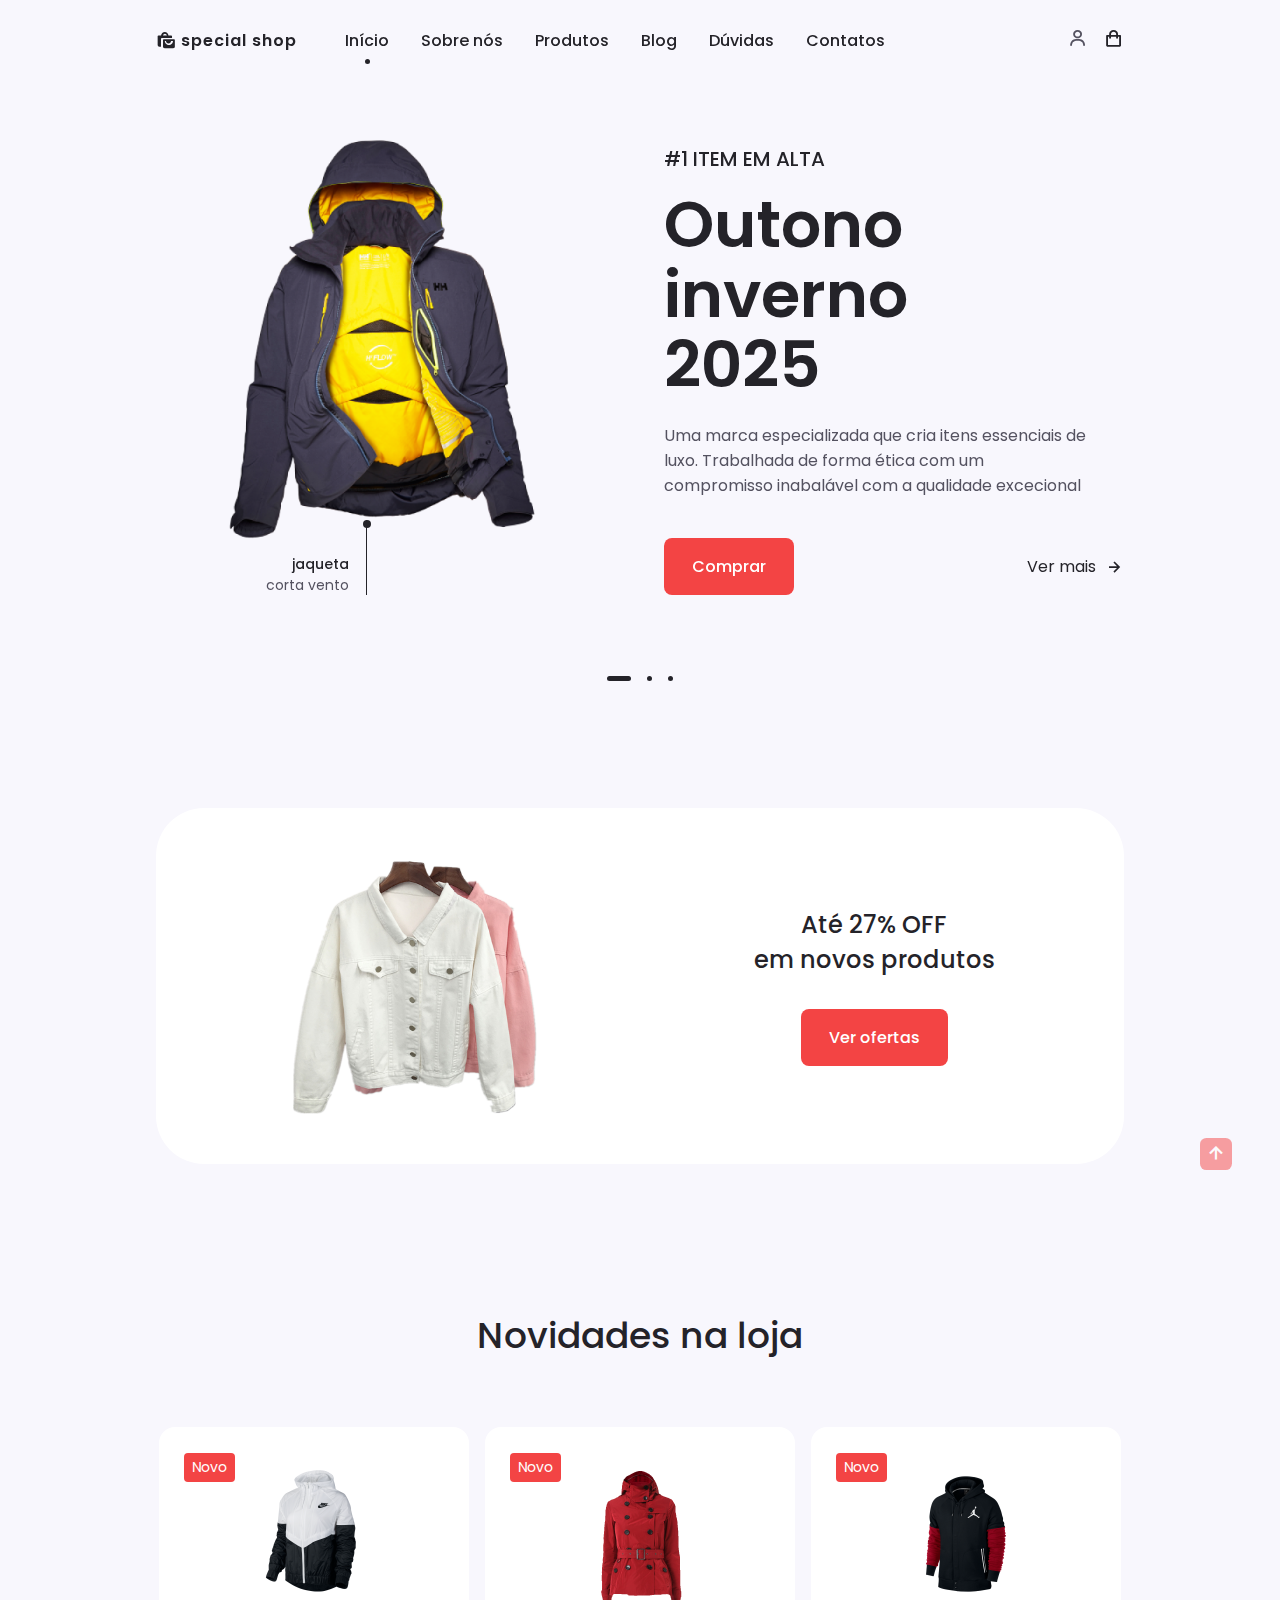
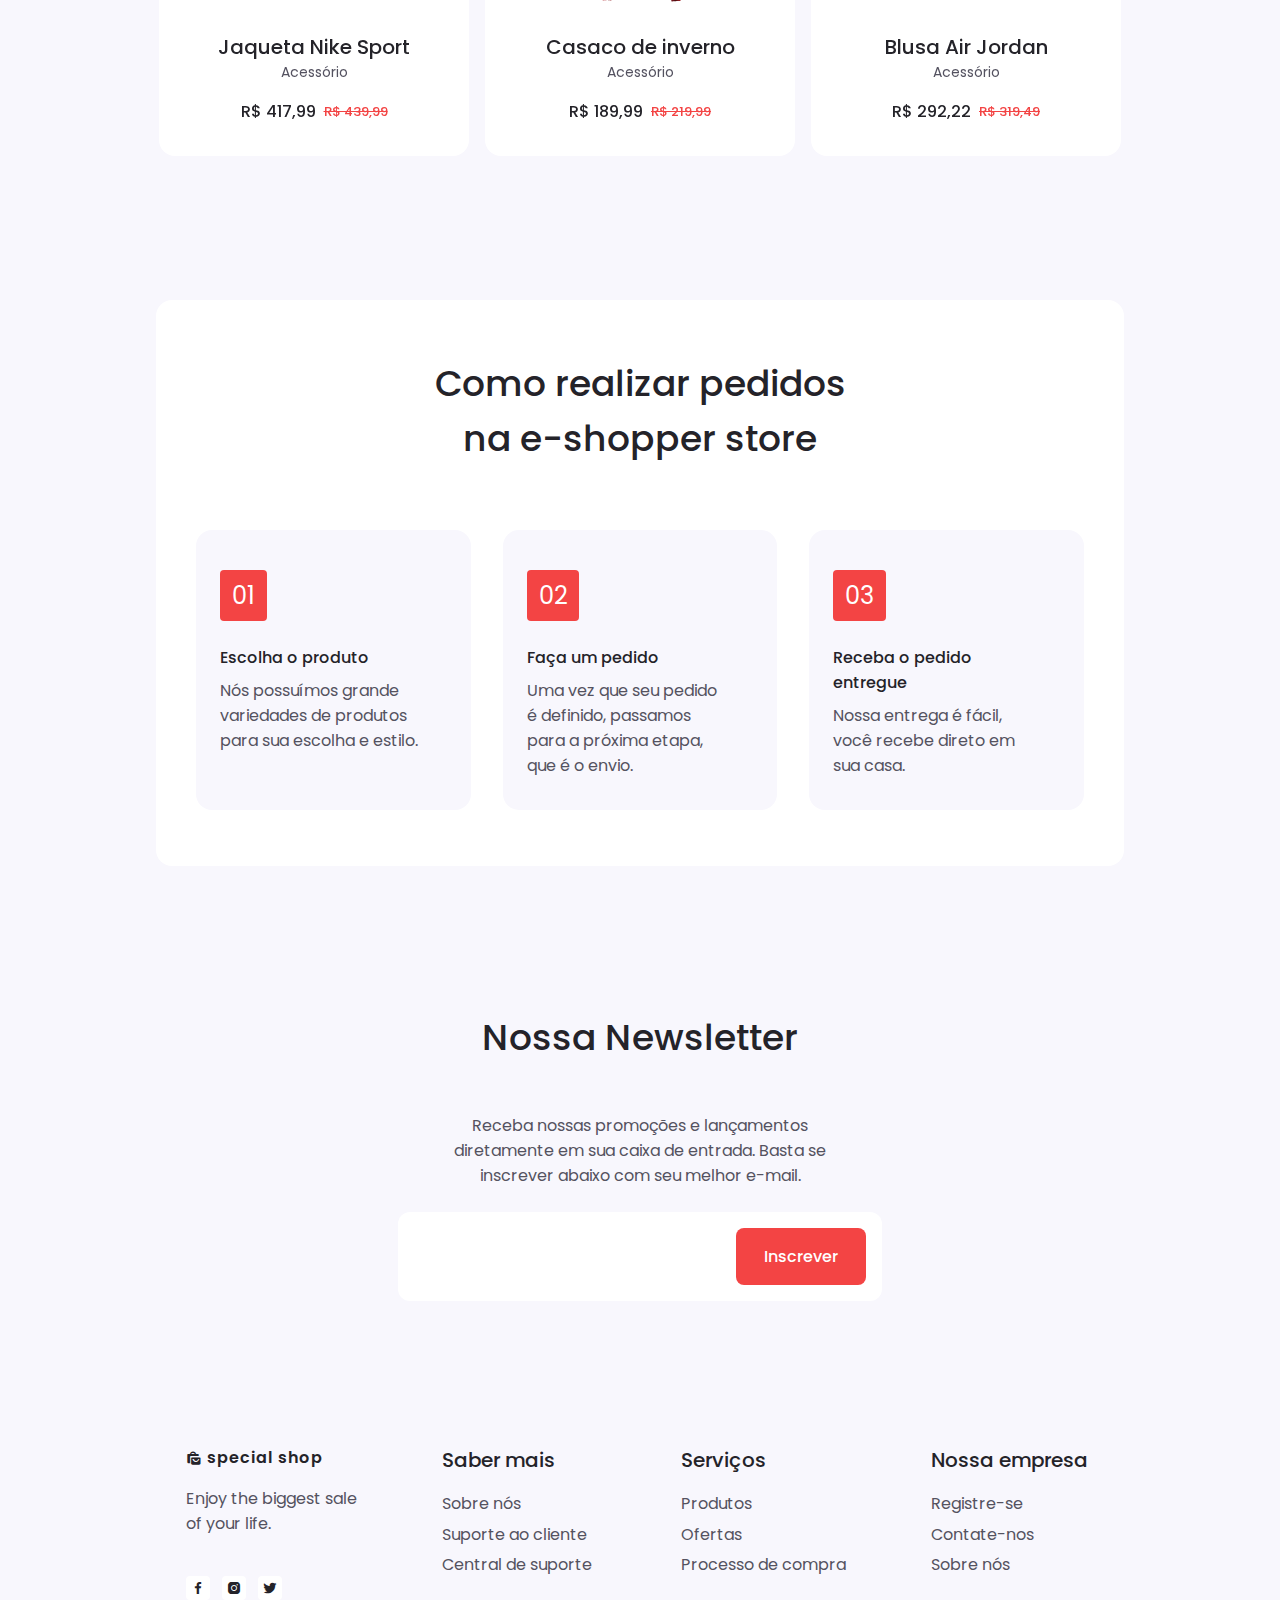
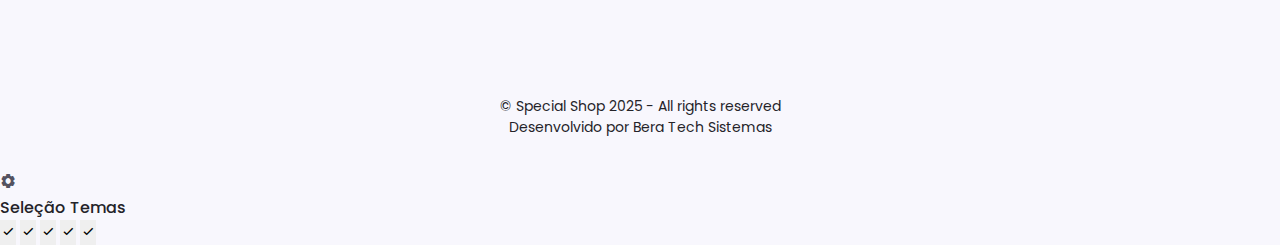
<file: index.html>
<!DOCTYPE html>
<html lang="en">
<head>
    <meta charset="UTF-8">
    <meta http-equiv="X-UA-Compatible" content="IE=edge">
    <meta name="viewport" content="width=device-width, initial-scale=1.0">

    <!--=============== BOXICONS ===============-->
    <link rel="stylesheet" href="https://cdn.jsdelivr.net/npm/boxicons@latest/css/boxicons.min.css">

    <!--=============== SWIPER CSS ===============-->
    <link rel="stylesheet" href="assets/css/swiper-bundle.min.css">

    <!--=============== CSS ===============-->
    <link rel="stylesheet" href="assets/css/style.css">
    <link rel="stylesheet" class="js-color-style" href="assets/css/colors/color-1.css">

    <title>Special Shop</title>
</head>
<body>
    <!--=============== HEADER ===============-->
    <header class="header" id="header">
        <nav class="nav container">
            <a href="index.html" class="nav__logo">
                <i class="bx bxs-shopping-bags nav__logo-icon"></i>Special Shop
            </a>

            <div class="nav__menu" id="nav-menu">
                <ul class="nav__list">
                    <li class="nav__item">
                        <a href="index.html" class="nav__link active-link">Início</a>
                    </li>

                    <li class="nav__item">
                        <a href="about.html" class="nav__link">Sobre nós</a>
                    </li>

                    <li class="nav__item">
                        <a href="shop.html" class="nav__link">Produtos</a>
                    </li>                    

                    <li class="nav__item">
                        <a href="blog.html" class="nav__link">Blog</a>
                    </li>

                    <li class="nav__item">
                        <a href="faq.html" class="nav__link">Dúvidas</a>
                    </li>

                    <li class="nav__item">
                        <a href="contact.html" class="nav__link">Contatos</a>
                    </li>
                </ul>

                <div class="nav__close" id="nav-close">
                    <i class="bx bx-x"></i>
                </div>
            </div>

            <div class="nav__btns">
                <div class="login__toggle" id="login-button">
                    <i class="bx bx-user"></i>
                </div>

                <div class="nav__shop" id="cart-shop">
                    <i class="bx bx-shopping-bag"></i>
                </div>

                <div class="nav__toggle" id="nav-toggle">
                    <i class="bx bx-grid-alt"></i>
                </div>
            </div>
        </nav>
    </header>

    <!--=============== CART ===============-->
    <div class="cart " id="cart">
        <i class="bx bx-x cart__close" id="cart-close"></i>

        <h2 class="cart__title-center">Meu Carrinho</h2>

        <div class="cart__container">
            <article class="cart__card">
                <div class="cart__box">
                    <img src="assets/img/cart-1.png" alt="" class="cart__img">
                </div>

                <div class="cart__details">
                    <h3 class="card__title">Blusão</h3>
                    <span class="cart__price">R$189</span>

                    <div class="cart__amount">
                        <div class="cart__amount-content">
                            <span class="cart__amount-box">
                                <i class="bx bx-minus"></i>
                            </span>

                            <span class="cart__amount-number">1</span>

                            <span class="cart__amount-box">
                                <i class="bx bx-plus"></i>
                            </span>
                        </div>

                        <i class="bx bx-trash-alt cart__amount-trash"></i>
                    </div>
                </div>
            </article>

            <article class="cart__card">
                <div class="cart__box">
                    <img src="assets/img/cart-2.png" alt="" class="cart__img">
                </div>

                <div class="cart__details">
                    <h3 class="card__title">Casaco de lã</h3>
                    <span class="cart__price">R$259</span>

                    <div class="cart__amount">
                        <div class="cart__amount-content">
                            <span class="cart__amount-box">
                                <i class="bx bx-minus"></i>
                            </span>

                            <span class="cart__amount-number">1</span>

                            <span class="cart__amount-box">
                                <i class="bx bx-plus"></i>
                            </span>
                        </div>

                        <i class="bx bx-trash-alt cart__amount-trash"></i>
                    </div>
                </div>
            </article>

            <article class="cart__card">
                <div class="cart__box">
                    <img src="assets/img/cart-3.png" alt="" class="cart__img">
                </div>

                <div class="cart__details">
                    <h3 class="card__title">Corta Vento</h3>
                    <span class="cart__price">R$199</span>

                    <div class="cart__amount">
                        <div class="cart__amount-content">
                            <span class="cart__amount-box">
                                <i class="bx bx-minus"></i>
                            </span>

                            <span class="cart__amount-number">1</span>

                            <span class="cart__amount-box">
                                <i class="bx bx-plus"></i>
                            </span>
                        </div>

                        <i class="bx bx-trash-alt cart__amount-trash"></i>
                    </div>
                </div>
            </article>
        </div>

        <div class="cart__prices">
            <span class="cart__prices-item">3 item</span>
            <span class="cart__prices-total">R$ 647</span>
        </div>
    </div>

    <!--=============== LOGIN ===============-->
    <div class="login" id="login">
        <i class="bx bx-x login__close" id="login-close"></i>

        <h2 class="login__title-center">Login</h2>

        <form action="" class="login__form grid">
            <div class="login__content">
                <label for="" class="login__label">Email</label>
                <input type="email" class="login__input">
            </div>

            <div class="login__content">
                <label for="" class="login__label">Password</label>
                <input type="password" class="login__input">
            </div>

            <div>
                <a href="#" class="button">Entrar</a>
            </div>

            <div>
                <p class="signup">Ainda não tem uma conta? <br><a href="registration.html">Cadastre-se agora!</a></p>
            </div>
        </form>
    </div>

    <!--=============== MAIN ===============-->
    <main class="main">
        <!--=============== HOME ===============-->
        <section class="home container">
            <div class="swiper home-swiper">
                <div class="swiper-wrapper">
                    <!-- Home Swiper I -->
                    <section class="swiper-slide">
                        <div class="home__content grid">
                            <div class="home__group">
                                <img src="assets/img/slide-3.png" alt="" class="home__img">
                                <div class="home__indicator"></div>
                                <div class="home__details-img">
                                    <h4 class="home__details-title">jaqueta</h4>
                                    <span class="home__details-subtitle">corta vento</span>
                                </div>
                            </div>

                            <div class="home__data">
                                <h3 class="home__subtitle">#1 Item em alta</h3>
                                <h1 class="home__title">Outono <br> inverno <br> 2025</h1>
                                <p class="home__description">Uma marca especializada que cria itens essenciais de luxo. 
                                Trabalhada de forma ética com um compromisso inabalável com a qualidade excecional</p>

                                <div class="home__buttons">
                                    <a href="details.html" class="button">Comprar</a>
                                    <a href="details.html" class="button--link button--flex">Ver mais<i 
                                    class="bx bx-right-arrow-alt button__icon"></i></a>
                                </div>
                            </div>

                        </div>
                    </section>

                    <!-- Home Swiper II -->
                    <section class="swiper-slide">
                        <div class="home__content grid">
                            <div class="home__group">
                                <img src="assets/img/slide-2.png" alt="" class="home__img">
                                <div class="home__indicator"></div>
                                <div class="home__details-img">
                                    <h4 class="home__details-title">Casaco</h4>
                                    <span class="home__details-subtitle">de lã</span>
                                </div>
                            </div>

                            <div class="home__data">
                                <h3 class="home__subtitle">#2 A melhor de duas</h3>
                                <h1 class="home__title">Original <br> nunca é <br> demais!!</h1>
                                <p class="home__description">Uma marca especializada que cria itens essenciais de luxo. 
                                Trabalhada de forma ética com um compromisso inabalável com a qualidade excecional</p>

                                <div class="home__buttons">
                                    <a href="details.html" class="button">Comprar</a>
                                    <a href="details.html" class="button--link button--flex">Ver mais<i 
                                    class="bx bx-right-arrow-alt button__icon"></i></a>
                                </div>
                            </div>

                                
                        </div>
                    </section> 

                    <!-- Home Swiper III -->
                    <section class="swiper-slide">
                        <div class="home__content grid">
                            <div class="home__group">
                                <img src="assets/img/slide-1.png" alt="" class="home__img">
                                <div class="home__indicator"></div>

                                <div class="home__details-img">
                                    <h4 class="home__details-title">Blusa</h4>
                                    <span class="home__details-subtitle">de linho</span>
                                </div>
                            </div>

                            <div class="home__data">
                                <h3 class="home__subtitle">#3 Item de tendência</h3>
                                <h1 class="home__title">Desconto <br> de até 20%  <br> nas peças</h1>
                                <p class="home__description">Uma marca especializada que cria itens essenciais de luxo. 
                                Trabalhada de forma ética com um compromisso inabalável com a qualidade excecional</p>

                                <div class="home__buttons">
                                    <a href="details.html" class="button">Comprar</a>
                                    <a href="details.html" class="button--link button--flex">Ver mais<i 
                                    class="bx bx-right-arrow-alt button__icon"></i></a>
                                </div>
                            </div>
                        </div>
                    </section>                    
                </div>


                <div class="swiper-pagination"></div>
            </div>
        </section>

        <!--=============== DISCOUNT ===============-->
        <section class="discount section">
            <div class="discount__container container grid">
                <img src="assets/img/discount.png" alt="" class="discount__img">

                <div class="discount__data">
                    <h2 class="discount__title">Até 27% OFF  <br> em novos produtos</h2>
                    <a href="#" class="button">Ver ofertas</a>
                </div>
            </div>

        </section>

        <!--=============== NEW ARRIVALS ===============-->
        <section class="new section">
            <h2 class="section__title">Novidades na loja</h2>

            <div class="new__container container">
                <div class="swiper new-swiper">
                    <div class="swiper-wrapper">
                        <!-- New content I -->
                        <div class="new__content swiper-slide">
                            <div class="new__tag">Novo</div>
                            <img src="assets/img/new-1.png" alt="" class="new__img">
                            <h3 class="new__title">Casaco de inverno</h3>
                            <span class="new__subtitle">Acessório</span>

                            <div class="new__prices">
                                <span class="new__price">R$ 189,99</span>
                                <span class="new__discount">R$ 219,99</span>
                            </div>

                            <a href="details.html" class="button new__button">
                                <i class="bx bx-cart-alt new__icon"></i>
                            </a>
                        </div>

                        <!-- New content II -->
                        <div class="new__content swiper-slide">
                            <div class="new__tag">Novo</div>
                            <img src="assets/img/new-2.png" alt="" class="new__img">
                            <h3 class="new__title">Blusa Air Jordan</h3>
                            <span class="new__subtitle">Acessório</span>

                            <div class="new__prices">
                                <span class="new__price">R$ 292,22</span>
                                <span class="new__discount">R$ 319,49</span>
                            </div>

                            <a href="details.html" class="button new__button">
                                <i class="bx bx-cart-alt new__icon"></i>
                            </a>
                        </div>

                        <!-- New content III -->
                        <div class="new__content swiper-slide">
                            <div class="new__tag">Novo</div>
                            <img src="assets/img/new-3.png" alt="" class="new__img">
                            <h3 class="new__title">Jaqueta duas cores</h3>
                            <span class="new__subtitle">Acessório</span>

                            <div class="new__prices">
                                <span class="new__price">R$ 347,38 </span>
                                <span class="new__discount">R$ 369,69</span>
                            </div>

                            <a href="details.html" class="button new__button">
                                <i class="bx bx-cart-alt new__icon"></i>
                            </a>
                        </div>

                        <!-- New content IV-->
                        <div class="new__content swiper-slide">
                            <div class="new__tag">Novo</div>
                            <img src="assets/img/new-4.png" alt="" class="new__img">
                            <h3 class="new__title">Blusa colegial</h3>
                            <span class="new__subtitle">Acessório</span>

                            <div class="new__prices">
                                <span class="new__price">R$ 204,77 </span>
                                <span class="new__discount">R$ 229,99</span>
                            </div>

                            <a href="details.html" class="button new__button">
                                <i class="bx bx-cart-alt new__icon"></i>
                            </a>
                        </div>

                        <!-- New content V-->
                        <div class="new__content swiper-slide">
                            <div class="new__tag">Novo</div>
                            <img src="assets/img/new-5.png" alt="" class="new__img">
                            <h3 class="new__title">Blusa soft confort</h3>
                            <span class="new__subtitle">Acessório</span>

                            <div class="new__prices">
                                <span class="new__price">R$ 144,54</span>
                                <span class="new__discount">R$ 159,99</span>
                            </div>

                            <a href="details.html" class="button new__button">
                                <i class="bx bx-cart-alt new__icon"></i>
                            </a>
                        </div>

                        <!-- New content VI-->
                        <div class="new__content swiper-slide">
                            <div class="new__tag">Novo</div>
                            <img src="assets/img/new-6.png" alt="" class="new__img">
                            <h3 class="new__title">Jaqueta Nike Sport</h3>
                            <span class="new__subtitle">Acessório</span>

                            <div class="new__prices">
                                <span class="new__price">R$ 417,99</span>
                                <span class="new__discount">R$ 439,99</span>
                            </div>

                            <a href="details.html" class="button new__button">
                                <i class="bx bx-cart-alt new__icon"></i>
                            </a>
                        </div>
                    </div>
                </div>
            </div>
        </section>

        <!--=============== STEPS ===============-->
        <section class="steps section container">
            <div class="steps__bg">
                <h2 class="section__title">Como realizar pedidos <br> na e-shopper store</h2>

                <div class="steps__container grid">
                    <!-- Step Card I -->
                    <div class="steps__card">
                        <div class="steps__card-number">01</div>
                        <h3 class="steps__card-title">Escolha o produto</h3>
                        <p class="steps__card-description">
                            Nós possuímos grande variedades de produtos para sua escolha e estilo.
                        </p>
                    </div>

                    <!-- Step Card II -->
                    <div class="steps__card">
                        <div class="steps__card-number">02</div>
                        <h3 class="steps__card-title">Faça um pedido</h3>
                        <p class="steps__card-description">
                            Uma vez que seu pedido é definido, passamos para a próxima etapa, 
                            que é o envio.
                        </p>
                    </div>

                    <!-- Step Card III -->
                    <div class="steps__card">
                        <div class="steps__card-number">03</div>
                        <h3 class="steps__card-title">Receba o pedido entregue</h3>
                        <p class="steps__card-description">
                            Nossa entrega é fácil, você recebe direto em sua casa.
                        </p>
                    </div>
                </div>
            </div>
        </section>

        <!--=============== NEWSLETTER ===============-->
        <section class="newsletter section">
            <div class="newsletter__container container">
                <h2 class="section__title">Nossa Newsletter</h2>
                <p class="newsletter__description">
                    Receba nossas promoções e lançamentos diretamente em sua caixa de entrada. Basta se inscrever abaixo com seu melhor e-mail.
                </p>

                <form action="" class="newsletter__form">
                    <input type="text" placeholder="" class="newsletter__input">
                    <button class="button">Inscrever</button>
                </form>
            </div>
        </section>
    </main>

    <!--=============== FOOTER ===============-->
    <footer class="footer section">
        <div class="footer__container container grid">
            <!-- Footer content I -->
            <div class="footer__content">
                <a href="#" class="footer__logo">
                    <i class="bx bxs-shopping-bags footer__logo-icon"></i> Special Shop
                </a>

                <p class="footer__description">Enjoy the biggest sale <br> of your life.</p>

                <ul class="footer__social">
                    <a href="#" class="footer__social-link"><i class="bx bxl-facebook"></i></a>
                    <a href="#" class="footer__social-link"><i class="bx bxl-instagram-alt"></i></a>
                    <a href="#" class="footer__social-link"><i class="bx bxl-twitter"></i></a>
                </ul>
            </div>

            <!-- Footer content II -->
            <div class="footer__content">
                <h3 class="footer__title">Saber mais</h3>

                <ul class="footer__links">
                    <li><a href="#" class="footer__link">Sobre nós</a></li>
                    <li><a href="#" class="footer__link">Suporte ao cliente</a></li>
                    <li><a href="#" class="footer__link">Central de suporte</a></li>
                </ul>
            </div>

            <!-- Footer content III -->
            <div class="footer__content">
                <h3 class="footer__title">Serviços</h3>

                <ul class="footer__links">
                    <li><a href="#" class="footer__link">Produtos</a></li>
                    <li><a href="#" class="footer__link">Ofertas</a></li>
                    <li><a href="#" class="footer__link">Processo de compra</a></li>
                </ul>
            </div>

            <!-- Footer content IV -->
            <div class="footer__content">
                <h3 class="footer__title">Nossa empresa</h3>

                <ul class="footer__links">
                    <li><a href="#" class="footer__link">Registre-se</a></li>
                    <li><a href="#" class="footer__link">Contate-nos</a></li>
                    <li><a href="#" class="footer__link">Sobre nós</a></li>
                </ul>
            </div>
        </div>

        <span class="footer__copy">&#169; Special Shop 2025 - All rights reserved <br> Desenvolvido por <a href="https://beratech.com.br">Bera Tech Sistemas</a></span>
    </footer>

    <!--=============== SCROLL UP ===============-->
    <a href="#" class="scrollup" id="scroll-up">
        <i class="bx bx-up-arrow-alt scrollup__icon"></i>
    </a>

    <!--=============== STYLE SWITCHER ===============-->
    <div class="style__switcher">
        <div class="style__switcher-toggler s__icon">
            <i class="bx bxs-cog bx-spin"></i>
        </div>

        <h4>Seleção Temas</h4>

        <div class="theme__colors js-theme-colors">
            <button type="button" data-js-theme-color="color-1" class="js-theme-color-item theme__button 
            color-1"><i class="bx bx-check"></i></button>
            <button type="button" data-js-theme-color="color-2" class="js-theme-color-item theme__button 
            color-2"><i class="bx bx-check"></i></button>
            <button type="button" data-js-theme-color="color-3" class="js-theme-color-item theme__button 
            color-3"><i class="bx bx-check"></i></button>
            <button type="button" data-js-theme-color="color-4" class="js-theme-color-item theme__button 
            color-4"><i class="bx bx-check"></i></button>
            <button type="button" data-js-theme-color="color-5" class="js-theme-color-item theme__button 
            color-5"><i class="bx bx-check"></i></button>

        </div>
    </div>

    <!--=============== SWIPER JS ===============-->
    <script src="assets/js/swiper-bundle.min.js"></script>

    <!--=============== JS ===============-->
    <script src="assets/js/main.js"></script>
</body>
</html>
</file>
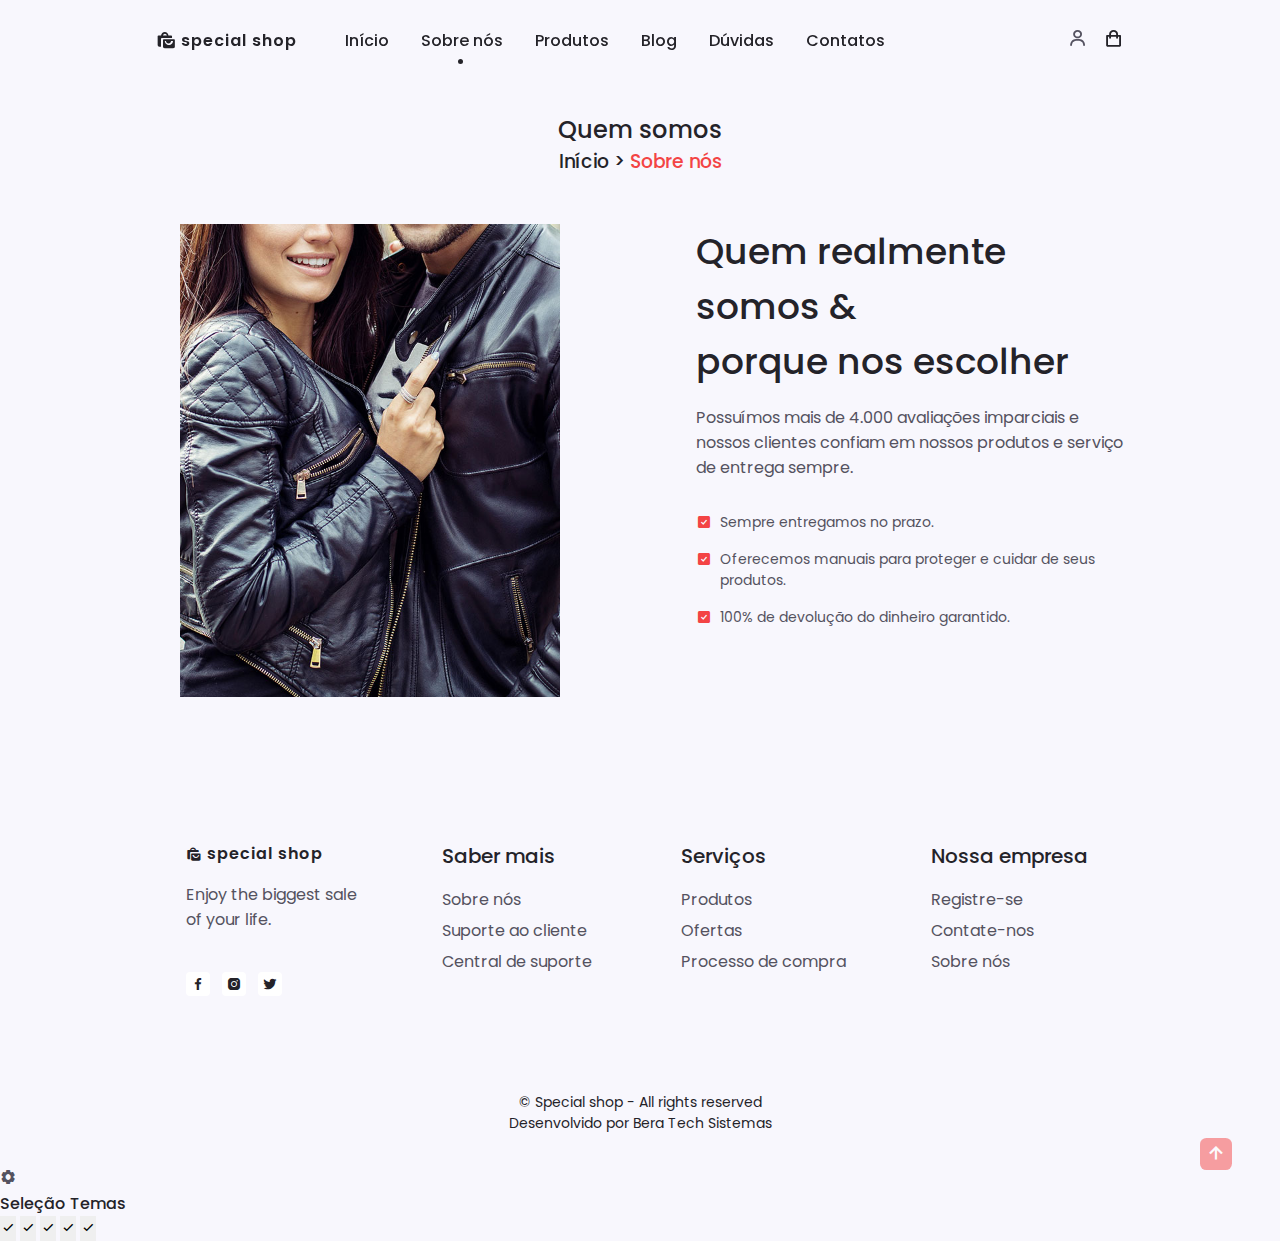
<file: about.html>
<!DOCTYPE html>
<html lang="en">
<head>
    <meta charset="UTF-8">
    <meta http-equiv="X-UA-Compatible" content="IE=edge">
    <meta name="viewport" content="width=device-width, initial-scale=1.0">

    <!--=============== BOXICONS ===============-->
    <link rel="stylesheet" href="https://cdn.jsdelivr.net/npm/boxicons@latest/css/boxicons.min.css">

    <!--=============== SWIPER CSS ===============-->
    <link rel="stylesheet" href="assets/css/swiper-bundle.min.css">

    <!--=============== CSS ===============-->
    <link rel="stylesheet" href="assets/css/style.css">
    <link rel="stylesheet" class="js-color-style" href="assets/css/colors/color-1.css">

    <title>Special Shop</title>
</head>
<body>
    <!--=============== HEADER ===============-->
    <header class="header" id="header">
        <nav class="nav container">
            <a href="index.html" class="nav__logo">
                <i class="bx bxs-shopping-bags nav__logo-icon"></i>special shop
            </a>

            <div class="nav__menu" id="nav-menu">
                <ul class="nav__list">
                    <li class="nav__item">
                        <a href="index.html" class="nav__link ">Início</a>
                    </li>

                    <li class="nav__item">
                        <a href="about.html" class="nav__link active-link">Sobre nós</a>
                    </li>

                    <li class="nav__item">
                        <a href="shop.html" class="nav__link">Produtos</a>
                    </li>
                   
                    <li class="nav__item">
                        <a href="blog.html" class="nav__link ">Blog</a>
                    </li>

                    <li class="nav__item">
                        <a href="faq.html" class="nav__link">Dúvidas</a>
                    </li>

                    <li class="nav__item">
                        <a href="contact.html" class="nav__link">Contatos</a>
                    </li>
                </ul>

                <div class="nav__close" id="nav-close">
                    <i class="bx bx-x"></i>
                </div>
            </div>

            <div class="nav__btns">
                <div class="login__toggle" id="login-button">
                    <i class="bx bx-user"></i>
                </div>

                <div class="nav__shop" id="cart-shop">
                    <i class="bx bx-shopping-bag"></i>
                </div>

                <div class="nav__toggle" id="nav-toggle">
                    <i class="bx bx-grid-alt"></i>
                </div>
            </div>
        </nav>
    </header>

    <!--=============== CART ===============-->
    <div class="cart " id="cart">
        <i class="bx bx-x cart__close" id="cart-close"></i>

        <h2 class="cart__title-center">Meu Carrinho</h2>

        <div class="cart__container">
            <article class="cart__card">
                <div class="cart__box">
                    <img src="assets/img/cart-1.png" alt="" class="cart__img">
                </div>

                <div class="cart__details">
                    <h3 class="card__title">Blusão</h3>
                    <span class="cart__price">R$189</span>

                    <div class="cart__amount">
                        <div class="cart__amount-content">
                            <span class="cart__amount-box">
                                <i class="bx bx-minus"></i>
                            </span>

                            <span class="cart__amount-number">1</span>

                            <span class="cart__amount-box">
                                <i class="bx bx-plus"></i>
                            </span>
                        </div>

                        <i class="bx bx-trash-alt cart__amount-trash"></i>
                    </div>
                </div>
            </article>

            <article class="cart__card">
                <div class="cart__box">
                    <img src="assets/img/cart-2.png" alt="" class="cart__img">
                </div>

                <div class="cart__details">
                    <h3 class="card__title">Casaco de lã</h3>
                    <span class="cart__price">R$259</span>

                    <div class="cart__amount">
                        <div class="cart__amount-content">
                            <span class="cart__amount-box">
                                <i class="bx bx-minus"></i>
                            </span>

                            <span class="cart__amount-number">1</span>

                            <span class="cart__amount-box">
                                <i class="bx bx-plus"></i>
                            </span>
                        </div>

                        <i class="bx bx-trash-alt cart__amount-trash"></i>
                    </div>
                </div>
            </article>

            <article class="cart__card">
                <div class="cart__box">
                    <img src="assets/img/cart-3.png" alt="" class="cart__img">
                </div>

                <div class="cart__details">
                    <h3 class="card__title">Corta Vento</h3>
                    <span class="cart__price">R$199</span>

                    <div class="cart__amount">
                        <div class="cart__amount-content">
                            <span class="cart__amount-box">
                                <i class="bx bx-minus"></i>
                            </span>

                            <span class="cart__amount-number">1</span>

                            <span class="cart__amount-box">
                                <i class="bx bx-plus"></i>
                            </span>
                        </div>

                        <i class="bx bx-trash-alt cart__amount-trash"></i>
                    </div>
                </div>
            </article>
        </div>

        <div class="cart__prices">
            <span class="cart__prices-item">3 item</span>
            <span class="cart__prices-total">R$ 647</span>
        </div>
    </div>

    <!--=============== LOGIN ===============-->
    <div class="login" id="login">
        <i class="bx bx-x login__close" id="login-close"></i>

        <h2 class="login__title-center">Login</h2>

        <form action="" class="login__form grid">
            <div class="login__content">
                <label for="" class="login__label">Email</label>
                <input type="email" class="login__input">
            </div>

            <div class="login__content">
                <label for="" class="login__label">Password</label>
                <input type="password" class="login__input">
            </div>

            <div>
                <a href="#" class="button">Entrar</a>
            </div>

            <div>
                <p class="signup">Ainda não tem uma conta? <br><a href="registration.html">Cadastre-se agora!</a></p>
            </div>
        </form>
    </div>

    <!--=============== MAIN ===============-->
    <main class="main">
        <!--=============== ABOUT ===============-->
        <section class="about section container">
            <h2 class="breadcrump__title">Quem somos</h2>
            <h3 class="breadcrumb__subtitle">Início > <span>Sobre nós</span></h3>

            <div class="about__container grid">
                <img src="assets/img/about-img.jpg" alt="" class="about__img">

                <div class="about__data">
                    <h2 class="section__title about__title">
                        Quem realmente somos & <br> porque nos escolher
                    </h2>

                    <p class="about__description">
                        Possuímos mais de 4.000 avaliações imparciais e nossos clientes
                        confiam em nossos produtos e serviço de entrega sempre.
                    </p>
                    
                    <div class="about__details">
                        <p class="about__details-description">
                            <i class="bx bxs-check-square about__details-icon"></i>
                            Sempre entregamos no prazo.
                        </p>
    
                        <p class="about__details-description">
                            <i class="bx bxs-check-square about__details-icon"></i>
                            Oferecemos manuais para proteger e cuidar de seus produtos.
                        </p>
    
                        <p class="about__details-description">
                            <i class="bx bxs-check-square about__details-icon"></i>
                            100% de devolução do dinheiro garantido.
                        </p>
                    </div>

                </div>
            </div>
        </section>
    </main>

    <!--=============== FOOTER ===============-->
    <footer class="footer section">
        <div class="footer__container container grid">
            <!-- Footer content I -->
            <div class="footer__content">
                <a href="#" class="footer__logo">
                    <i class="bx bxs-shopping-bags footer__logo-icon"></i> Special shop
                </a>

                <p class="footer__description">Enjoy the biggest sale <br> of your life.</p>

                <ul class="footer__social">
                    <a href="#" class="footer__social-link"><i class="bx bxl-facebook"></i></a>
                    <a href="#" class="footer__social-link"><i class="bx bxl-instagram-alt"></i></a>
                    <a href="#" class="footer__social-link"><i class="bx bxl-twitter"></i></a>
                </ul>
            </div>

            <!-- Footer content II -->
            <div class="footer__content">
                <h3 class="footer__title">Saber mais</h3>

                <ul class="footer__links">
                    <li><a href="about.html" class="footer__link">Sobre nós</a></li>
                    <li><a href="#" class="footer__link">Suporte ao cliente</a></li>
                    <li><a href="#" class="footer__link">Central de suporte</a></li>
                </ul>
            </div>

            <!-- Footer content III -->
            <div class="footer__content">
                <h3 class="footer__title">Serviços</h3>

                <ul class="footer__links">
                    <li><a href="shop.html" class="footer__link">Produtos</a></li>
                    <li><a href="#" class="footer__link">Ofertas</a></li>
                    <li><a href="#" class="footer__link">Processo de compra</a></li>
                </ul>
            </div>

            <!-- Footer content IV -->
            <div class="footer__content">
                <h3 class="footer__title">Nossa empresa</h3>

                <ul class="footer__links">
                    <li><a href="registration.html" class="footer__link">Registre-se</a></li>
                    <li><a href="contact.html" class="footer__link">Contate-nos</a></li>
                    <li><a href="about.html" class="footer__link">Sobre nós</a></li>
                </ul>
            </div>
        </div>

        <span class="footer__copy">&#169; Special shop - All rights reserved <br> Desenvolvido por <a href="https://beratech.com.br">Bera Tech Sistemas</a></span>
    </footer>

    <!--=============== SCROLL UP ===============-->
    <a href="#" class="scrollup" id="scroll-up">
        <i class="bx bx-up-arrow-alt scrollup__icon"></i>
    </a> 

    <!--=============== STYLE SWITCHER ===============-->
    <div class="style__switcher">
        <div class="style__switcher-toggler s__icon">
            <i class="bx bxs-cog bx-spin"></i>
        </div>

        <h4>Seleção Temas</h4>

        <div class="theme__colors js-theme-colors">
            <button type="button" data-js-theme-color="color-1" class="js-theme-color-item theme__button 
            color-1"><i class="bx bx-check"></i></button>
            <button type="button" data-js-theme-color="color-2" class="js-theme-color-item theme__button 
            color-2"><i class="bx bx-check"></i></button>
            <button type="button" data-js-theme-color="color-3" class="js-theme-color-item theme__button 
            color-3"><i class="bx bx-check"></i></button>
            <button type="button" data-js-theme-color="color-4" class="js-theme-color-item theme__button 
            color-4"><i class="bx bx-check"></i></button>
            <button type="button" data-js-theme-color="color-5" class="js-theme-color-item theme__button 
            color-5"><i class="bx bx-check"></i></button>

        </div>
    </div>
    
    <!--=============== SWIPER JS ===============-->
    <script src="assets/js/swiper-bundle.min.js"></script>

    <!--=============== JS ===============-->
    <script src="assets/js/main.js"></script>
</body>
</html>
</file>
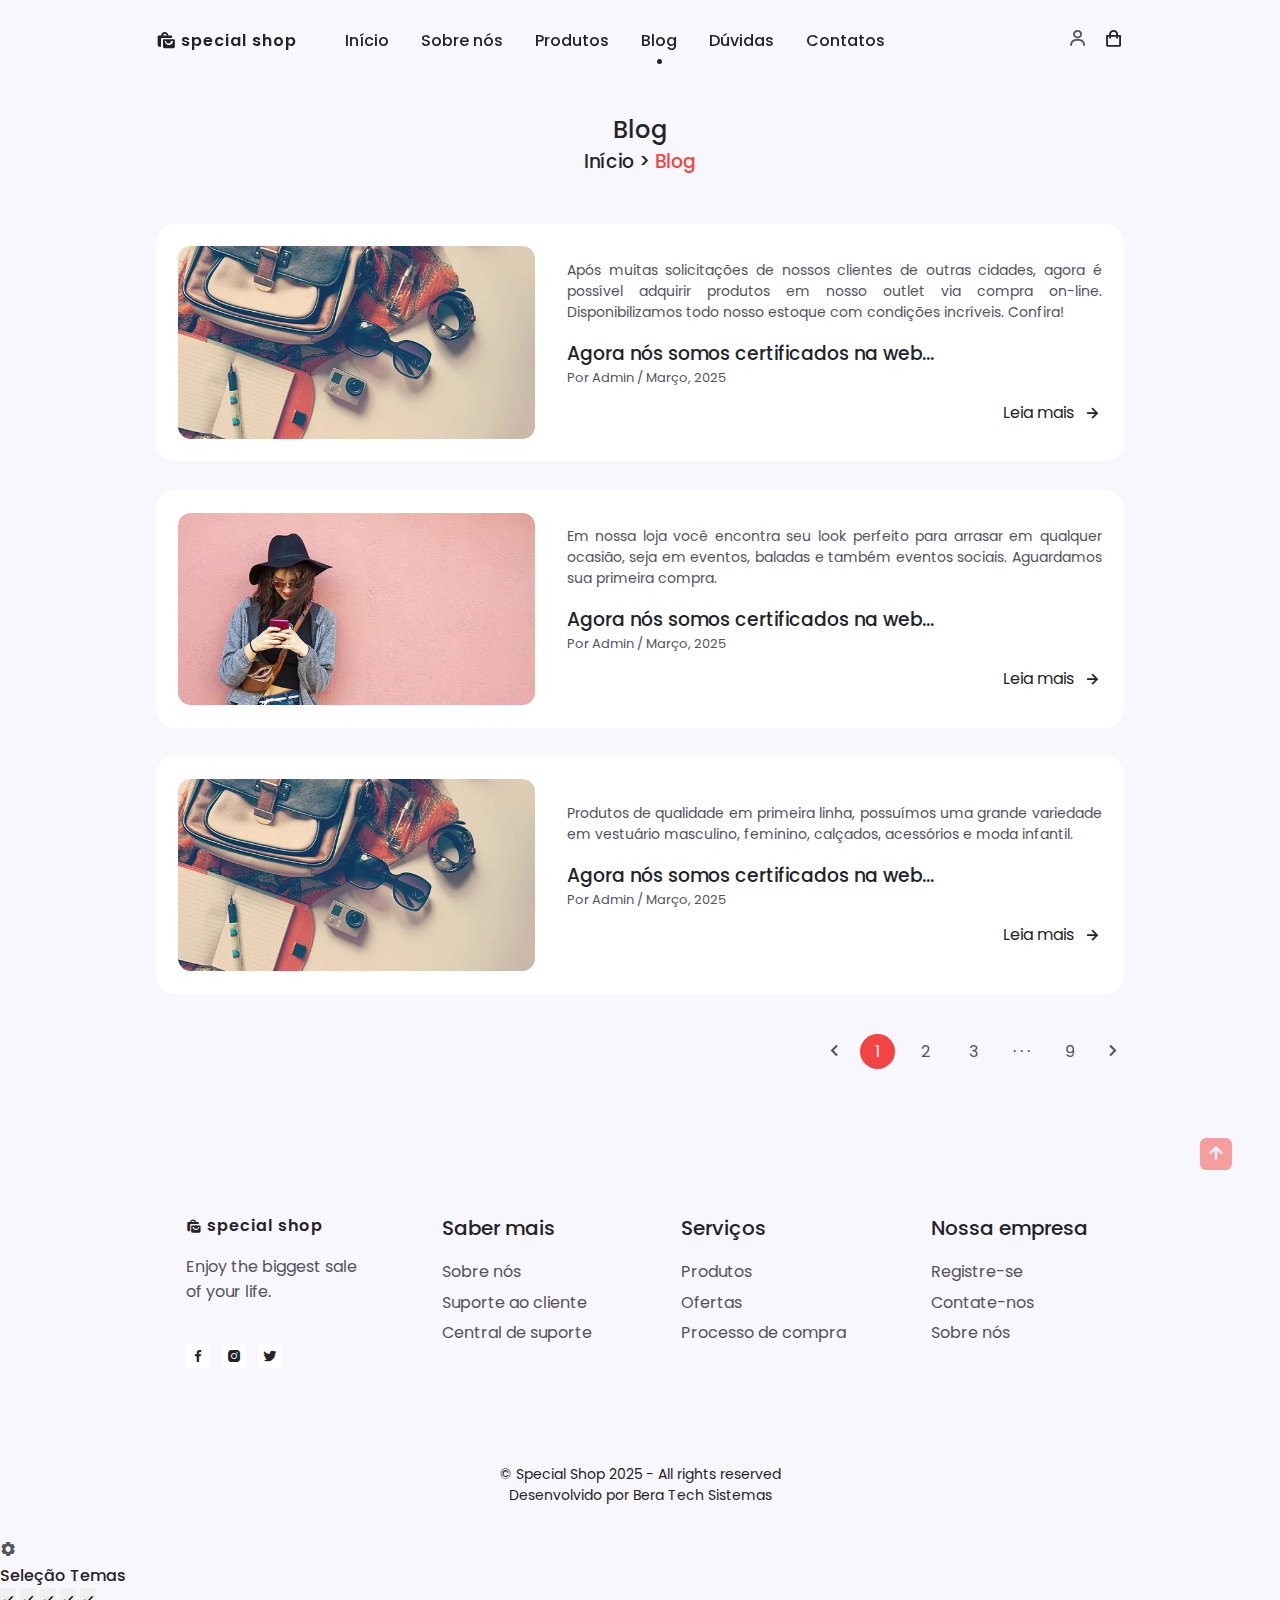
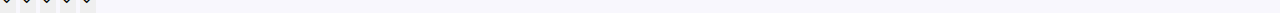
<file: blog.html>
<!DOCTYPE html>
<html lang="en">
<head>
    <meta charset="UTF-8">
    <meta http-equiv="X-UA-Compatible" content="IE=edge">
    <meta name="viewport" content="width=device-width, initial-scale=1.0">

    <!--=============== BOXICONS ===============-->
    <link rel="stylesheet" href="https://cdn.jsdelivr.net/npm/boxicons@latest/css/boxicons.min.css">

    <!--=============== SWIPER CSS ===============-->
    <link rel="stylesheet" href="assets/css/swiper-bundle.min.css">

    <!--=============== CSS ===============-->
    <link rel="stylesheet" href="assets/css/style.css">
    <link rel="stylesheet" class="js-color-style" href="assets/css/colors/color-1.css">

    <title>Special Shop</title>
</head>
<body>
    <!--=============== HEADER ===============-->
    <header class="header" id="header">
        <nav class="nav container">
            <a href="index.html" class="nav__logo">
                <i class="bx bxs-shopping-bags nav__logo-icon"></i>special shop
            </a>

            <div class="nav__menu" id="nav-menu">
                <ul class="nav__list">
                    <li class="nav__item">
                        <a href="index.html" class="nav__link ">Início</a>
                    </li>
                    <li class="nav__item">
                        <a href="about.html" class="nav__link ">Sobre nós</a>
                    </li>

                    <li class="nav__item">
                        <a href="shop.html" class="nav__link">Produtos</a>
                    </li>

                    <li class="nav__item">
                        <a href="blog.html" class="nav__link active-link">Blog</a>
                    </li>

                    <li class="nav__item">
                        <a href="faq.html" class="nav__link">Dúvidas</a>
                    </li>

                    <li class="nav__item">
                        <a href="contact.html" class="nav__link">Contatos</a>
                    </li>
                </ul>

                <div class="nav__close" id="nav-close">
                    <i class="bx bx-x"></i>
                </div>
            </div>

            <div class="nav__btns">
                <div class="login__toggle" id="login-button">
                    <i class="bx bx-user"></i>
                </div>

                <div class="nav__shop" id="cart-shop">
                    <i class="bx bx-shopping-bag"></i>
                </div>

                <div class="nav__toggle" id="nav-toggle">
                    <i class="bx bx-grid-alt"></i>
                </div>
            </div>
        </nav>
    </header>

    <!--=============== CART ===============-->
    <div class="cart " id="cart">
        <i class="bx bx-x cart__close" id="cart-close"></i>

        <h2 class="cart__title-center">Meu Carrinho</h2>

        <div class="cart__container">
            <article class="cart__card">
                <div class="cart__box">
                    <img src="assets/img/cart-1.png" alt="" class="cart__img">
                </div>

                <div class="cart__details">
                    <h3 class="card__title">Blusão</h3>
                    <span class="cart__price">R$189</span>

                    <div class="cart__amount">
                        <div class="cart__amount-content">
                            <span class="cart__amount-box">
                                <i class="bx bx-minus"></i>
                            </span>

                            <span class="cart__amount-number">1</span>

                            <span class="cart__amount-box">
                                <i class="bx bx-plus"></i>
                            </span>
                        </div>

                        <i class="bx bx-trash-alt cart__amount-trash"></i>
                    </div>
                </div>
            </article>

            <article class="cart__card">
                <div class="cart__box">
                    <img src="assets/img/cart-2.png" alt="" class="cart__img">
                </div>

                <div class="cart__details">
                    <h3 class="card__title">Casaco de lã</h3>
                    <span class="cart__price">R$259</span>

                    <div class="cart__amount">
                        <div class="cart__amount-content">
                            <span class="cart__amount-box">
                                <i class="bx bx-minus"></i>
                            </span>

                            <span class="cart__amount-number">1</span>

                            <span class="cart__amount-box">
                                <i class="bx bx-plus"></i>
                            </span>
                        </div>

                        <i class="bx bx-trash-alt cart__amount-trash"></i>
                    </div>
                </div>
            </article>

            <article class="cart__card">
                <div class="cart__box">
                    <img src="assets/img/cart-3.png" alt="" class="cart__img">
                </div>

                <div class="cart__details">
                    <h3 class="card__title">Corta Vento</h3>
                    <span class="cart__price">R$199</span>

                    <div class="cart__amount">
                        <div class="cart__amount-content">
                            <span class="cart__amount-box">
                                <i class="bx bx-minus"></i>
                            </span>

                            <span class="cart__amount-number">1</span>

                            <span class="cart__amount-box">
                                <i class="bx bx-plus"></i>
                            </span>
                        </div>

                        <i class="bx bx-trash-alt cart__amount-trash"></i>
                    </div>
                </div>
            </article>
        </div>

        <div class="cart__prices">
            <span class="cart__prices-item">3 item</span>
            <span class="cart__prices-total">R$ 647</span>
        </div>
    </div>

    <!--=============== LOGIN ===============-->
    <div class="login" id="login">
        <i class="bx bx-x login__close" id="login-close"></i>

        <h2 class="login__title-center">Login</h2>

        <form action="" class="login__form grid">
            <div class="login__content">
                <label for="" class="login__label">Email</label>
                <input type="email" class="login__input">
            </div>

            <div class="login__content">
                <label for="" class="login__label">Password</label>
                <input type="password" class="login__input">
            </div>

            <div>
                <a href="#" class="button">Entrar</a>
            </div>

            <div>
                <p class="signup">Ainda não tem uma conta? <br><a href="registration.html">Cadastre-se agora!</a></p>
            </div>
        </form>
    </div>

    <!--=============== MAIN ===============-->
    <main class="main">
        <!--=============== BLOG ===============-->
        <section class="blog section container">
            <h2 class="breadcrump__title">Blog</h2>
            <h3 class="breadcrumb__subtitle">Início > <span>Blog</span></h3>

            <div class="blog__container grid">
                <div class="blog__post grid">
                    <img src="assets/img/blog-1.webp" alt="" class="blog__img">

                    <div class="blog__info">
                        <p class="blog__details">Após muitas solicitações de nossos clientes de outras cidades, agora é 
                            possível adquirir produtos em nosso outlet via compra on-line. Disponibilizamos todo nosso 
                            estoque com condições incríveis. Confira!
                        </p>
                        <h3 class="blog__tittle">Agora nós somos certificados na web...</h3> 
                        <p class="blog__date">Por Admin / Março, 2025</p>   
                        
                        <div class="read__more">
                            <a href="#" class="button--link button--flex">Leia mais <i class="bx bx-right-arrow-alt
                                button__icon"></i></a>
                        </div>
                    </div>
                </div>

                <div class="blog__post grid">
                    <img src="assets/img/blog-2.webp" alt="" class="blog__img">

                    <div class="blog__info">
                        <p class="blog__details">Em nossa loja você encontra seu look perfeito para arrasar
                            em qualquer ocasião, seja em eventos, baladas e também eventos sociais. Aguardamos 
                            sua primeira compra.
                        </p>
                        <h3 class="blog__tittle">Agora nós somos certificados na web...</h3> 
                        <p class="blog__date">Por Admin / Março, 2025</p>   
                        
                        <div class="read__more">
                            <a href="#" class="button--link button--flex">Leia mais <i class="bx bx-right-arrow-alt
                                button__icon"></i></a>
                        </div>
                    </div>
                </div>

                <div class="blog__post grid">
                    <img src="assets/img/blog-1.webp" alt="" class="blog__img">

                    <div class="blog__info">
                        <p class="blog__details">Produtos de qualidade em primeira linha, possuímos uma grande variedade em 
                            vestuário masculino, feminino, calçados, acessórios e moda infantil. </p>
                        <h3 class="blog__tittle">Agora nós somos certificados na web...</h3> 
                        <p class="blog__date">Por Admin / Março, 2025</p>   
                        
                        <div class="read__more">
                            <a href="#" class="button--link button--flex">Leia mais <i class="bx bx-right-arrow-alt
                                button__icon"></i></a>
                        </div>
                    </div>
                </div>
            </div>
    <!-- Início pagination -->        
            <div class="pagination">
                <i class="bx bx-chevron-left pagination__icon"></i>

                <span class="current">1</span>
                <span>2</span>
                <span>3</span>
                <span>&middot; &middot; &middot;</span>
                <span>9</span>

                <i class="bx bx-chevron-right pagination__icon"></i>
            </div>
    <!-- Fim de pagination -->         
        </section>
    </main>

    <!--=============== FOOTER ===============-->
    <footer class="footer section">
        <div class="footer__container container grid">
            <!-- Footer content I -->
            <div class="footer__content">
                <a href="#" class="footer__logo">
                    <i class="bx bxs-shopping-bags footer__logo-icon"></i> Special shop
                </a>

                <p class="footer__description">Enjoy the biggest sale <br> of your life.</p>

                <ul class="footer__social">
                    <a href="#" class="footer__social-link"><i class="bx bxl-facebook"></i></a>
                    <a href="#" class="footer__social-link"><i class="bx bxl-instagram-alt"></i></a>
                    <a href="#" class="footer__social-link"><i class="bx bxl-twitter"></i></a>
                </ul>
            </div>

            <!-- Footer content II -->
            <div class="footer__content">
                <h3 class="footer__title">Saber mais</h3>

                <ul class="footer__links">
                    <li><a href="#" class="footer__link">Sobre nós</a></li>
                    <li><a href="#" class="footer__link">Suporte ao cliente</a></li>
                    <li><a href="#" class="footer__link">Central de suporte</a></li>
                </ul>
            </div>

            <!-- Footer content III -->
            <div class="footer__content">
                <h3 class="footer__title">Serviços</h3>

                <ul class="footer__links">
                    <li><a href="#" class="footer__link">Produtos</a></li>
                    <li><a href="#" class="footer__link">Ofertas</a></li>
                    <li><a href="#" class="footer__link">Processo de compra</a></li>
                </ul>
            </div>

            <!-- Footer content IV -->
            <div class="footer__content">
                <h3 class="footer__title">Nossa empresa</h3>

                <ul class="footer__links">
                    <li><a href="#" class="footer__link">Registre-se</a></li>
                    <li><a href="#" class="footer__link">Contate-nos</a></li>
                    <li><a href="#" class="footer__link">Sobre nós</a></li>
                </ul>
            </div>
        </div>

        <span class="footer__copy">&#169; Special Shop 2025 - All rights reserved <br> Desenvolvido por <a href="https://beratech.com.br">Bera Tech Sistemas</a></span>
    </footer>

    <!--=============== SCROLL UP ===============-->
    <a href="#" class="scrollup" id="scroll-up">
        <i class="bx bx-up-arrow-alt scrollup__icon"></i>
    </a>

    <!--=============== STYLE SWITCHER ===============-->
    <div class="style__switcher">
        <div class="style__switcher-toggler s__icon">
            <i class="bx bxs-cog bx-spin"></i>
        </div>

        <h4>Seleção Temas</h4>

        <div class="theme__colors js-theme-colors">
            <button type="button" data-js-theme-color="color-1" class="js-theme-color-item theme__button 
            color-1"><i class="bx bx-check"></i></button>
            <button type="button" data-js-theme-color="color-2" class="js-theme-color-item theme__button 
            color-2"><i class="bx bx-check"></i></button>
            <button type="button" data-js-theme-color="color-3" class="js-theme-color-item theme__button 
            color-3"><i class="bx bx-check"></i></button>
            <button type="button" data-js-theme-color="color-4" class="js-theme-color-item theme__button 
            color-4"><i class="bx bx-check"></i></button>
            <button type="button" data-js-theme-color="color-5" class="js-theme-color-item theme__button 
            color-5"><i class="bx bx-check"></i></button>

        </div>
    </div>
    
    <!--=============== SWIPER JS ===============-->
    <script src="assets/js/swiper-bundle.min.js"></script>

    <!--=============== JS ===============-->
    <script src="assets/js/main.js"></script>
</body>
</html>
</file>
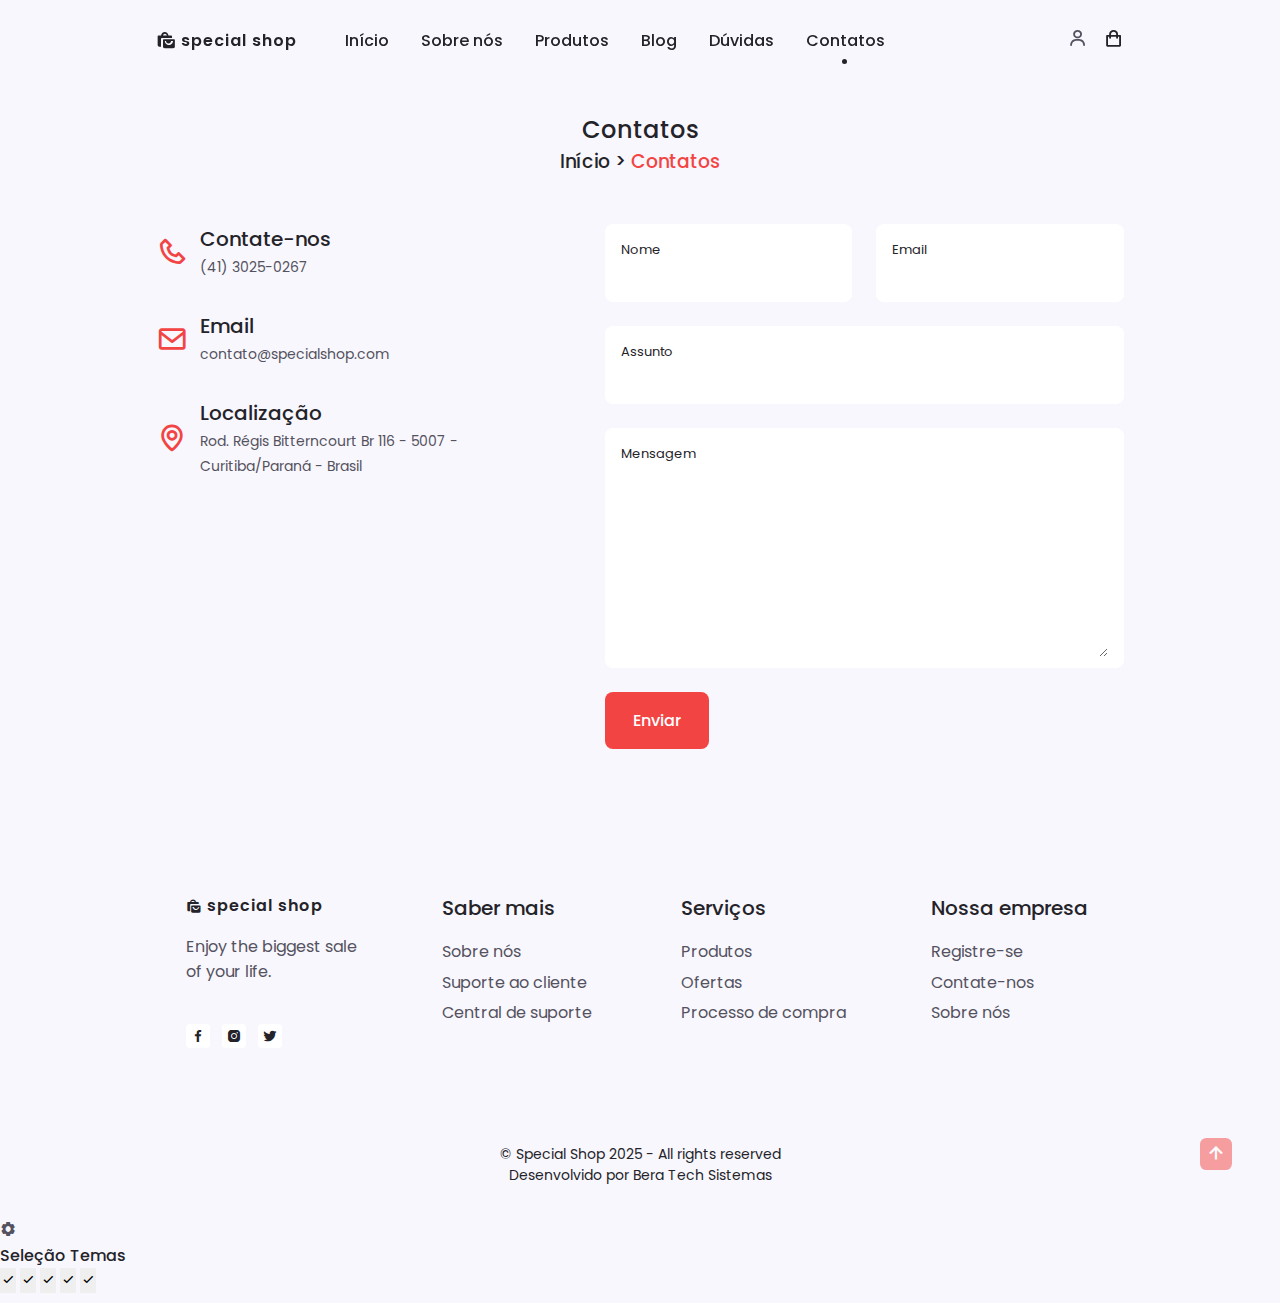
<file: contact.html>
<!DOCTYPE html>
<html lang="en">
<head>
    <meta charset="UTF-8">
    <meta http-equiv="X-UA-Compatible" content="IE=edge">
    <meta name="viewport" content="width=device-width, initial-scale=1.0">

    <!--=============== BOXICONS ===============-->
    <link rel="stylesheet" href="https://cdn.jsdelivr.net/npm/boxicons@latest/css/boxicons.min.css">

    <!--=============== SWIPER CSS ===============-->
    <link rel="stylesheet" href="assets/css/swiper-bundle.min.css">

    <!--=============== CSS ===============-->
    <link rel="stylesheet" href="assets/css/style.css">
    <link rel="stylesheet" class="js-color-style" href="assets/css/colors/color-1.css">

    <title>Special Shop</title>
</head>
<body>
    <!--=============== HEADER ===============-->
    <header class="header" id="header">
        <nav class="nav container">
            <a href="index.html" class="nav__logo">
                <i class="bx bxs-shopping-bags nav__logo-icon"></i>Special shop
            </a>

            <div class="nav__menu" id="nav-menu">
                <ul class="nav__list">
                    <li class="nav__item">
                        <a href="index.html" class="nav__link ">Início</a>
                    </li>

                    <li class="nav__item">
                        <a href="about.html" class="nav__link ">Sobre nós</a>
                    </li>

                    <li class="nav__item">
                        <a href="shop.html" class="nav__link">Produtos</a>
                    </li>                    

                    <li class="nav__item">
                        <a href="blog.html" class="nav__link ">Blog</a>
                    </li>

                    <li class="nav__item">
                        <a href="faq.html" class="nav__link">Dúvidas</a>
                    </li>

                    <li class="nav__item">
                        <a href="contact.html" class="nav__link active-link">Contatos</a>
                    </li>
                </ul>

                <div class="nav__close" id="nav-close">
                    <i class="bx bx-x"></i>
                </div>
            </div>

            <div class="nav__btns">
                <div class="login__toggle" id="login-button">
                    <i class="bx bx-user"></i>
                </div>

                <div class="nav__shop" id="cart-shop">
                    <i class="bx bx-shopping-bag"></i>
                </div>

                <div class="nav__toggle" id="nav-toggle">
                    <i class="bx bx-grid-alt"></i>
                </div>
            </div>
        </nav>
    </header>

    <!--=============== CART ===============-->
    <div class="cart " id="cart">
        <i class="bx bx-x cart__close" id="cart-close"></i>

        <h2 class="cart__title-center">Meu Carrinho</h2>

        <div class="cart__container">
            <article class="cart__card">
                <div class="cart__box">
                    <img src="assets/img/cart-1.png" alt="" class="cart__img">
                </div>

                <div class="cart__details">
                    <h3 class="card__title">Blusão</h3>
                    <span class="cart__price">R$189</span>

                    <div class="cart__amount">
                        <div class="cart__amount-content">
                            <span class="cart__amount-box">
                                <i class="bx bx-minus"></i>
                            </span>

                            <span class="cart__amount-number">1</span>

                            <span class="cart__amount-box">
                                <i class="bx bx-plus"></i>
                            </span>
                        </div>

                        <i class="bx bx-trash-alt cart__amount-trash"></i>
                    </div>
                </div>
            </article>

            <article class="cart__card">
                <div class="cart__box">
                    <img src="assets/img/cart-2.png" alt="" class="cart__img">
                </div>

                <div class="cart__details">
                    <h3 class="card__title">Casaco de lã</h3>
                    <span class="cart__price">R$259</span>

                    <div class="cart__amount">
                        <div class="cart__amount-content">
                            <span class="cart__amount-box">
                                <i class="bx bx-minus"></i>
                            </span>

                            <span class="cart__amount-number">1</span>

                            <span class="cart__amount-box">
                                <i class="bx bx-plus"></i>
                            </span>
                        </div>

                        <i class="bx bx-trash-alt cart__amount-trash"></i>
                    </div>
                </div>
            </article>

            <article class="cart__card">
                <div class="cart__box">
                    <img src="assets/img/cart-3.png" alt="" class="cart__img">
                </div>

                <div class="cart__details">
                    <h3 class="card__title">Corta Vento</h3>
                    <span class="cart__price">R$199</span>

                    <div class="cart__amount">
                        <div class="cart__amount-content">
                            <span class="cart__amount-box">
                                <i class="bx bx-minus"></i>
                            </span>

                            <span class="cart__amount-number">1</span>

                            <span class="cart__amount-box">
                                <i class="bx bx-plus"></i>
                            </span>
                        </div>

                        <i class="bx bx-trash-alt cart__amount-trash"></i>
                    </div>
                </div>
            </article>
        </div>

        <div class="cart__prices">
            <span class="cart__prices-item">3 item</span>
            <span class="cart__prices-total">R$ 647</span>
        </div>
    </div>

    <!--=============== LOGIN ===============-->
    <div class="login" id="login">
        <i class="bx bx-x login__close" id="login-close"></i>

        <h2 class="login__title-center">Login</h2>

        <form action="" class="login__form grid">
            <div class="login__content">
                <label for="" class="login__label">Email</label>
                <input type="email" class="login__input">
            </div>

            <div class="login__content">
                <label for="" class="login__label">Password</label>
                <input type="password" class="login__input">
            </div>

            <div>
                <a href="#" class="button">Entrar</a>
            </div>

            <div>
                <p class="signup">Ainda não tem uma conta? <br><a href="registration.html">Cadastre-se agora!</a></p>
            </div>
        </form>
    </div>

    <!--=============== MAIN ===============-->
    <main class="main">
        <!--=============== CONTACT US ===============-->
        <section class="contact section container">
            <h2 class="breadcrump__title">Contatos</h2>
            <h3 class="breadcrumb__subtitle">Início > <span>Contatos</span></h3>

            <div class="contact__container grid">
                <div>
                    <div class="contact__information">
                        <i class="bx bx-phone contact__icon"></i>
                        <div>
                            <h3 class="contact__title">Contate-nos</h3>
                            <span class="contact__subtitle">(41) 3025-0267</span>
                        </div>
                    </div>

                    <div class="contact__information">
                        <i class="bx bx-envelope contact__icon"></i>
                        <div>
                            <h3 class="contact__title">Email</h3>
                            <span class="contact__subtitle">contato@specialshop.com</span>
                        </div>
                    </div>

                    <div class="contact__information">
                        <i class="bx bx-map contact__icon"></i>
                        <div>
                            <h3 class="contact__title">Localização</h3>
                            <span class="contact__subtitle">Rod. Régis Bitterncourt Br 116 - 5007 - <br>Curitiba/Paraná - Brasil</span>
                        </div>
                    </div>
                </div>

                <form action="" class="contact__form grid">
                    <div class="contact__inputs grid">
                        <div class="contact__content">
                            <label for="" class="contact__label">Nome</label>
                            <input type="text" class="contact__input">
                        </div>

                        <div class="contact__content">
                            <label for="" class="contact__label">Email</label>
                            <input type="email" class="contact__input">
                        </div>
                    </div>

                    <div class="contact__content">
                        <label for="" class="contact__label">Assunto</label>
                        <input type="text" class="contact__input">
                    </div>

                    <div class="contact__content">
                        <label for="" class="contact__label">Mensagem</label>
                        <textarea name="" id="" cols="30" rows="10" class="contact__input"></textarea>
                    </div>

                    <div>
                        <a href="#" class="button"> Enviar </a>
                    </div>
                </form>
            </div>
        </section>
    </main>

    <!--=============== FOOTER ===============-->
    <footer class="footer section">
        <div class="footer__container container grid">
            <!-- Footer content I -->
            <div class="footer__content">
                <a href="#" class="footer__logo">
                    <i class="bx bxs-shopping-bags footer__logo-icon"></i> Special Shop
                </a>

                <p class="footer__description">Enjoy the biggest sale <br> of your life.</p>

                <ul class="footer__social">
                    <a href="#" class="footer__social-link"><i class="bx bxl-facebook"></i></a>
                    <a href="#" class="footer__social-link"><i class="bx bxl-instagram-alt"></i></a>
                    <a href="#" class="footer__social-link"><i class="bx bxl-twitter"></i></a>
                </ul>
            </div>

            <!-- Footer content II -->
            <div class="footer__content">
                <h3 class="footer__title">Saber mais</h3>

                <ul class="footer__links">
                    <li><a href="about.html" class="footer__link">Sobre nós</a></li>
                    <li><a href="#" class="footer__link">Suporte ao cliente</a></li>
                    <li><a href="#" class="footer__link">Central de suporte</a></li>
                </ul>
            </div>

            <!-- Footer content III -->
            <div class="footer__content">
                <h3 class="footer__title">Serviços</h3>

                <ul class="footer__links">
                    <li><a href="shop.html" class="footer__link">Produtos</a></li>
                    <li><a href="#" class="footer__link">Ofertas</a></li>
                    <li><a href="index.html" class="footer__link">Processo de compra</a></li>
                </ul>
            </div>

            <!-- Footer content IV -->
            <div class="footer__content">
                <h3 class="footer__title">Nossa empresa</h3>

                <ul class="footer__links">
                    <li><a href="registration.html" class="footer__link">Registre-se</a></li>
                    <li><a href="contact.html" class="footer__link">Contate-nos</a></li>
                    <li><a href="about.html" class="footer__link">Sobre nós</a></li>
                </ul>
            </div>
        </div>

        <span class="footer__copy">&#169; Special Shop 2025 - All rights reserved <br> Desenvolvido por <a href="https://beratech.com.br">Bera Tech Sistemas</a></span>
    </footer>

    <!--=============== SCROLL UP ===============-->
    <a href="#" class="scrollup" id="scroll-up">
        <i class="bx bx-up-arrow-alt scrollup__icon"></i>
    </a>   

    <!--=============== STYLE SWITCHER ===============-->
    <div class="style__switcher">
        <div class="style__switcher-toggler s__icon">
            <i class="bx bxs-cog bx-spin"></i>
        </div>

        <h4>Seleção Temas</h4>

        <div class="theme__colors js-theme-colors">
            <button type="button" data-js-theme-color="color-1" class="js-theme-color-item theme__button 
            color-1"><i class="bx bx-check"></i></button>
            <button type="button" data-js-theme-color="color-2" class="js-theme-color-item theme__button 
            color-2"><i class="bx bx-check"></i></button>
            <button type="button" data-js-theme-color="color-3" class="js-theme-color-item theme__button 
            color-3"><i class="bx bx-check"></i></button>
            <button type="button" data-js-theme-color="color-4" class="js-theme-color-item theme__button 
            color-4"><i class="bx bx-check"></i></button>
            <button type="button" data-js-theme-color="color-5" class="js-theme-color-item theme__button 
            color-5"><i class="bx bx-check"></i></button>

        </div>
    </div>
    
    <!--=============== SWIPER JS ===============-->
    <script src="assets/js/swiper-bundle.min.js"></script>

    <!--=============== JS ===============-->
    <script src="assets/js/main.js"></script>
</body>
</html>
</file>
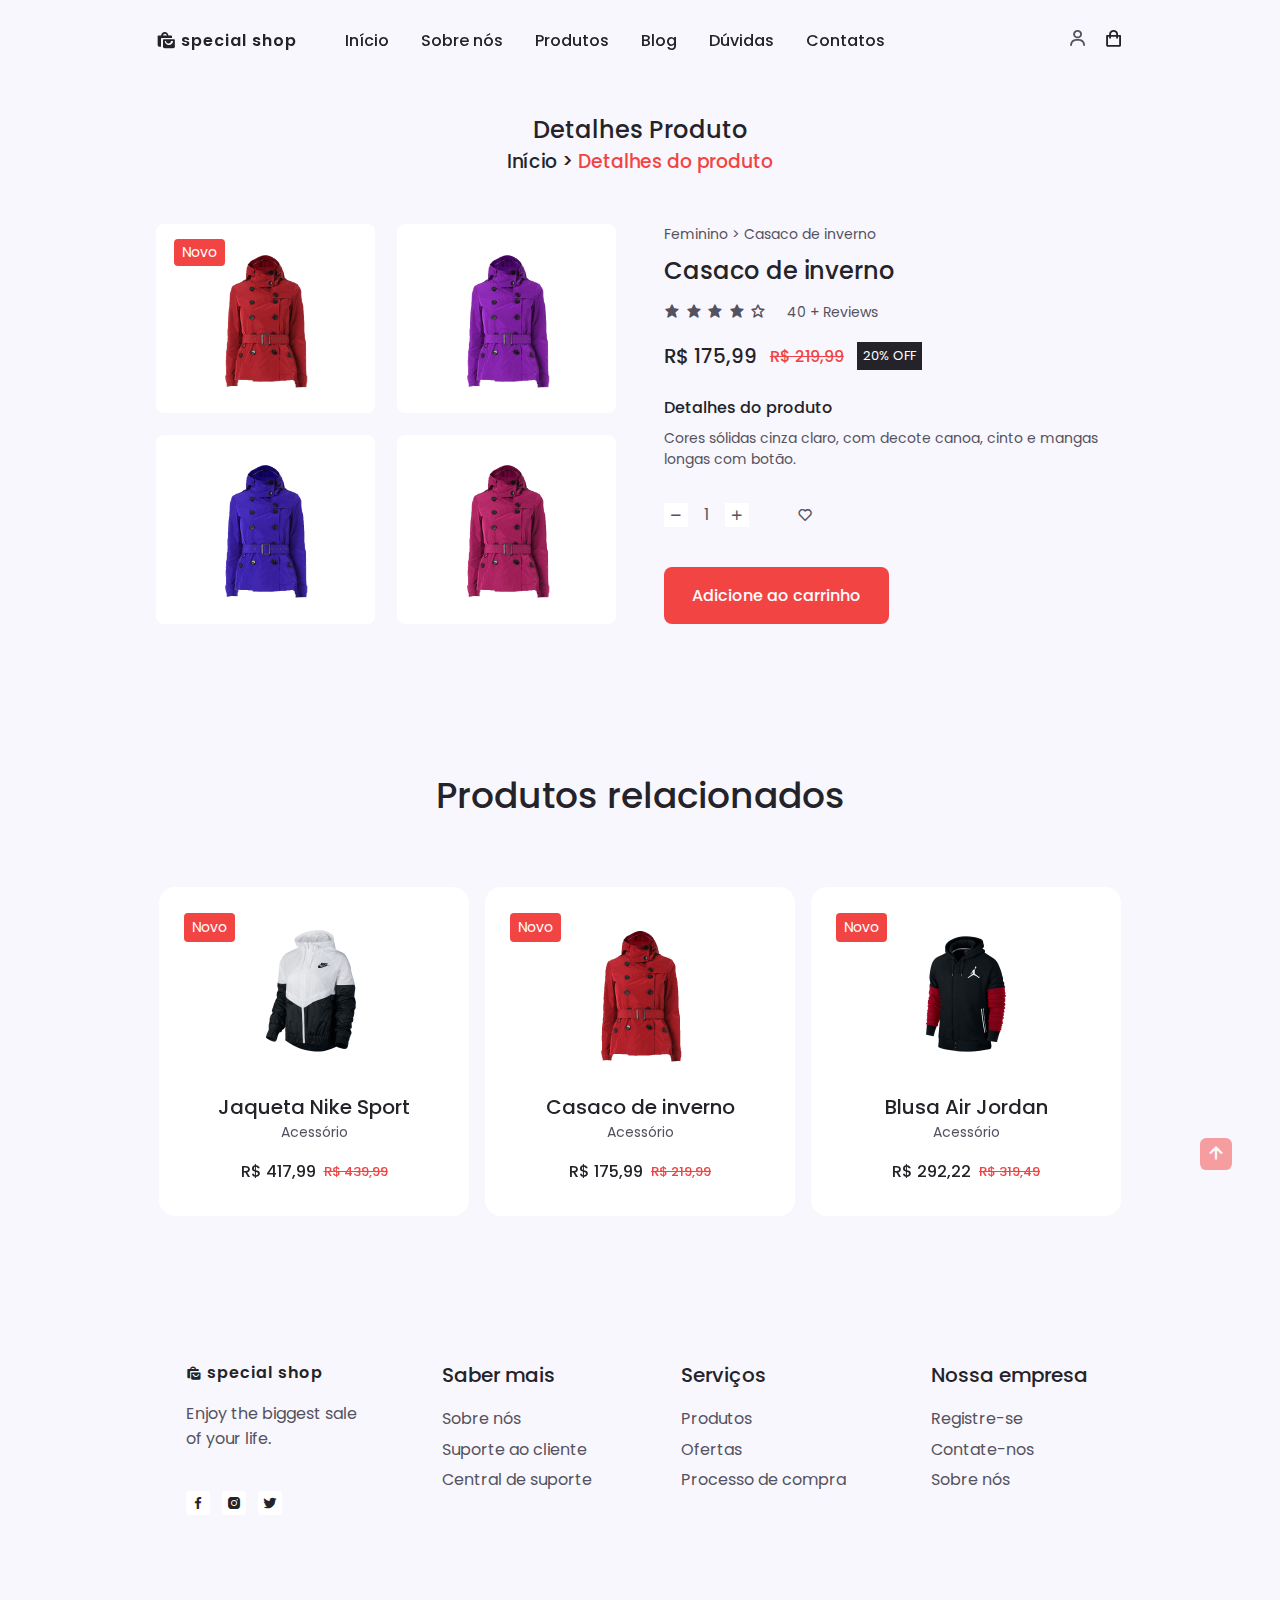
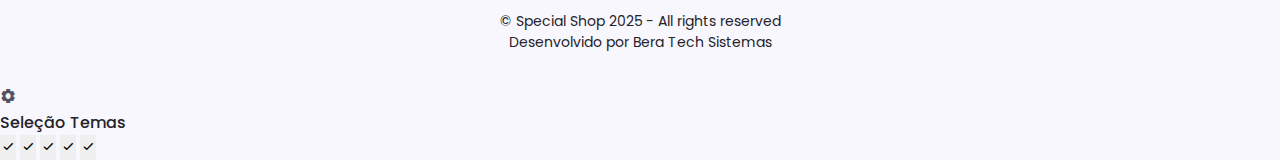
<file: details.html>
<!DOCTYPE html>
<html lang="en">
<head>
    <meta charset="UTF-8">
    <meta http-equiv="X-UA-Compatible" content="IE=edge">
    <meta name="viewport" content="width=device-width, initial-scale=1.0">

    <!--=============== BOXICONS ===============-->
    <link rel="stylesheet" href="https://cdn.jsdelivr.net/npm/boxicons@latest/css/boxicons.min.css">

    <!--=============== SWIPER CSS ===============-->
    <link rel="stylesheet" href="assets/css/swiper-bundle.min.css">

    <!--=============== CSS ===============-->
    <link rel="stylesheet" href="assets/css/style.css">
    <link rel="stylesheet" class="js-color-style" href="assets/css/colors/color-1.css">

    <title>Special Shop</title>
</head>
<body>
    <!--=============== HEADER ===============-->
    <header class="header" id="header">
        <nav class="nav container">
            <a href="index.html" class="nav__logo">
                <i class="bx bxs-shopping-bags nav__logo-icon"></i>Special shop
            </a>

            <div class="nav__menu" id="nav-menu">
                <ul class="nav__list">
                    <li class="nav__item">
                        <a href="index.html" class="nav__link ">Início</a>
                    </li>

                    <li class="nav__item">
                        <a href="about.html" class="nav__link">Sobre nós</a>
                    </li>

                    <li class="nav__item">
                        <a href="shop.html" class="nav__link">Produtos</a>
                    </li>                    

                    <li class="nav__item">
                        <a href="blog.html" class="nav__link ">Blog</a>
                    </li>

                    <li class="nav__item">
                        <a href="faq.html" class="nav__link">Dúvidas</a>
                    </li>

                    <li class="nav__item">
                        <a href="contact.html" class="nav__link">Contatos</a>
                    </li>
                </ul>

                <div class="nav__close" id="nav-close">
                    <i class="bx bx-x"></i>
                </div>
            </div>

            <div class="nav__btns">
                <div class="login__toggle" id="login-button">
                    <i class="bx bx-user"></i>
                </div>

                <div class="nav__shop" id="cart-shop">
                    <i class="bx bx-shopping-bag"></i>
                </div>

                <div class="nav__toggle" id="nav-toggle">
                    <i class="bx bx-grid-alt"></i>
                </div>
            </div>
        </nav>
    </header>

    <!--=============== CART ===============-->
    <div class="cart " id="cart">
        <i class="bx bx-x cart__close" id="cart-close"></i>

        <h2 class="cart__title-center">Meu Carrinho</h2>

        <div class="cart__container">
            <article class="cart__card">
                <div class="cart__box">
                    <img src="assets/img/cart-1.png" alt="" class="cart__img">
                </div>

                <div class="cart__details">
                    <h3 class="card__title">Blusão</h3>
                    <span class="cart__price">R$189</span>

                    <div class="cart__amount">
                        <div class="cart__amount-content">
                            <span class="cart__amount-box">
                                <i class="bx bx-minus"></i>
                            </span>

                            <span class="cart__amount-number">1</span>

                            <span class="cart__amount-box">
                                <i class="bx bx-plus"></i>
                            </span>
                        </div>

                        <i class="bx bx-trash-alt cart__amount-trash"></i>
                    </div>
                </div>
            </article>

            <article class="cart__card">
                <div class="cart__box">
                    <img src="assets/img/cart-2.png" alt="" class="cart__img">
                </div>

                <div class="cart__details">
                    <h3 class="card__title">Casaco de lã</h3>
                    <span class="cart__price">R$259</span>

                    <div class="cart__amount">
                        <div class="cart__amount-content">
                            <span class="cart__amount-box">
                                <i class="bx bx-minus"></i>
                            </span>

                            <span class="cart__amount-number">1</span>

                            <span class="cart__amount-box">
                                <i class="bx bx-plus"></i>
                            </span>
                        </div>

                        <i class="bx bx-trash-alt cart__amount-trash"></i>
                    </div>
                </div>
            </article>

            <article class="cart__card">
                <div class="cart__box">
                    <img src="assets/img/cart-3.png" alt="" class="cart__img">
                </div>

                <div class="cart__details">
                    <h3 class="card__title">Corta Vento</h3>
                    <span class="cart__price">R$199</span>

                    <div class="cart__amount">
                        <div class="cart__amount-content">
                            <span class="cart__amount-box">
                                <i class="bx bx-minus"></i>
                            </span>

                            <span class="cart__amount-number">1</span>

                            <span class="cart__amount-box">
                                <i class="bx bx-plus"></i>
                            </span>
                        </div>

                        <i class="bx bx-trash-alt cart__amount-trash"></i>
                    </div>
                </div>
            </article>
        </div>

        <div class="cart__prices">
            <span class="cart__prices-item">3 item</span>
            <span class="cart__prices-total">R$ 647</span>
        </div>
    </div>

    <!--=============== LOGIN ===============-->
    <div class="login" id="login">
        <i class="bx bx-x login__close" id="login-close"></i>

        <h2 class="login__title-center">Login</h2>

        <form action="" class="login__form grid">
            <div class="login__content">
                <label for="" class="login__label">Email</label>
                <input type="email" class="login__input">
            </div>

            <div class="login__content">
                <label for="" class="login__label">Password</label>
                <input type="password" class="login__input">
            </div>

            <div>
                <a href="#" class="button">Entrar</a>
            </div>

            <div>
                <p class="signup">Ainda não tem uma conta? <br><a href="registration.html">Cadastre-se agora!</a></p>
            </div>
        </form>
    </div>

    <!--=============== MAIN ===============-->
    <main class="main">
        <!--=============== DETAILS ===============-->
        <section class="details section container">
            <h2 class="breadcrump__title">Detalhes Produto</h2>
            <h3 class="breadcrumb__subtitle">Início > <span>Detalhes do produto</span></h3>

            <div class="details__container grid">
                <div class="product__images grid">
                    <div class="product__img">
                        <div class="details__img-tag">Novo</div>
                        <img src="assets/img/details-1.png" alt="" >
                    </div>

                    <div class="product__img">                        
                        <img src="assets/img/details-2.png" alt="" >
                    </div>

                    <div class="product__img">                        
                        <img src="assets/img/details-3.png" alt="" >
                    </div>

                    <div class="product__img">                        
                        <img src="assets/img/details-4.png" alt="" >
                    </div>
                </div>

                <div class="product__info">
                    <p class="details__subtitle">Feminino > Casaco de inverno</p>
                    <h3 class="details__title">Casaco de inverno</h3>

                    <div class="rating">
                        <div class="stars">
                            <i class="bx bxs-star"></i>
                            <i class="bx bxs-star"></i>
                            <i class="bx bxs-star"></i>
                            <i class="bx bxs-star"></i>
                            <i class="bx bx-star"></i>
                        </div>

                        <span class="reviews__count">40 + Reviews</span>
                    </div>

                    <div class="details__prices">
                        <span class="details__price">R$ 175,99</span>
                        <span class="details__discount">R$ 219,99</span>
                        <span class="discount__percentage">20% OFF</span>
                    </div>

                    <div class="details__description">
                        <h3 class="description__title">Detalhes do produto</h3>
                        <div class="description__details">
                            <p>Cores sólidas cinza claro, com decote canoa, cinto e mangas longas com botão.</p>
                        </div>
                    </div>

                    <div class="cart__amount">
                        <div class="cart__amount-content">
                            <span class="cart__amount-box">
                                <i class="bx bx-minus"></i>
                            </span>

                            <span class="cart__amount-number">1</span>

                            <span class="cart__amount-box">
                                <i class="bx bx-plus"></i>
                            </span>
                        </div>

                        <i class="bx bx-heart cart__amount-heart"></i>
                    </div>

                    <a href="#" class="button">Adicione ao carrinho</a>
                </div>
            </div>
        </section>

        <!--=============== RELATED PRODUCTS ===============-->
        <section class="related__products section">
            <h2 class="section__title">Produtos relacionados</h2>

            <div class="new__container container">
                <div class="swiper new-swiper">
                    <div class="swiper-wrapper">
                        <!-- New content I -->
                        <div class="new__content swiper-slide">
                            <div class="new__tag">Novo</div>
                            <img src="assets/img/new-1.png" alt="" class="new__img">
                            <h3 class="new__title">Casaco de inverno</h3>
                            <span class="new__subtitle">Acessório</span>

                            <div class="new__prices">
                                <span class="new__price">R$ 175,99</span>
                                <span class="new__discount">R$ 219,99</span>
                            </div>

                            <a href="details.html" class="button new__button">
                                <i class="bx bx-cart-alt new__icon"></i>
                            </a>
                        </div>

                        <!-- New content II -->
                        <div class="new__content swiper-slide">
                            <div class="new__tag">Novo</div>
                            <img src="assets/img/new-2.png" alt="" class="new__img">
                            <h3 class="new__title">Blusa Air Jordan</h3>
                            <span class="new__subtitle">Acessório</span>

                            <div class="new__prices">
                                <span class="new__price">R$ 292,22</span>
                                <span class="new__discount">R$ 319,49</span>
                            </div>

                            <a href="details.html" class="button new__button">
                                <i class="bx bx-cart-alt new__icon"></i>
                            </a>
                        </div>

                        <!-- New content III -->
                        <div class="new__content swiper-slide">
                            <div class="new__tag">Novo</div>
                            <img src="assets/img/new-3.png" alt="" class="new__img">
                            <h3 class="new__title">Jaqueta duas cores</h3>
                            <span class="new__subtitle">Acessório</span>

                            <div class="new__prices">
                                <span class="new__price">R$ 347,38 </span>
                                <span class="new__discount">R$ 369,69</span>
                            </div>

                            <a href="details.html" class="button new__button">
                                <i class="bx bx-cart-alt new__icon"></i>
                            </a>
                        </div>

                        <!-- New content IV-->
                        <div class="new__content swiper-slide">
                            <div class="new__tag">Novo</div>
                            <img src="assets/img/new-4.png" alt="" class="new__img">
                            <h3 class="new__title">Blusa colegial</h3>
                            <span class="new__subtitle">Acessório</span>

                            <div class="new__prices">
                                <span class="new__price">R$ 204,77 </span>
                                <span class="new__discount">R$ 229,99</span>
                            </div>

                            <a href="details.html" class="button new__button">
                                <i class="bx bx-cart-alt new__icon"></i>
                            </a>
                        </div>

                        <!-- New content V-->
                        <div class="new__content swiper-slide">
                            <div class="new__tag">Novo</div>
                            <img src="assets/img/new-5.png" alt="" class="new__img">
                            <h3 class="new__title">Blusa soft confort</h3>
                            <span class="new__subtitle">Acessório</span>

                            <div class="new__prices">
                                <span class="new__price">R$ 144,54</span>
                                <span class="new__discount">R$ 159,99</span>
                            </div>

                            <a href="details.html" class="button new__button">
                                <i class="bx bx-cart-alt new__icon"></i>
                            </a>
                        </div>

                        <!-- New content VI-->
                        <div class="new__content swiper-slide">
                            <div class="new__tag">Novo</div>
                            <img src="assets/img/new-6.png" alt="" class="new__img">
                            <h3 class="new__title">Jaqueta Nike Sport</h3>
                            <span class="new__subtitle">Acessório</span>

                            <div class="new__prices">
                                <span class="new__price">R$ 417,99</span>
                                <span class="new__discount">R$ 439,99</span>
                            </div>

                            <a href="details.html" class="button new__button">
                                <i class="bx bx-cart-alt new__icon"></i>
                            </a>
                        </div>
                    </div>
                </div>
            </div>
        </section>
    </main>

    <!--=============== FOOTER ===============-->
    <footer class="footer section">
        <div class="footer__container container grid">
            <!-- Footer content I -->
            <div class="footer__content">
                <a href="#" class="footer__logo">
                    <i class="bx bxs-shopping-bags footer__logo-icon"></i> Special Shop
                </a>

                <p class="footer__description">Enjoy the biggest sale <br> of your life.</p>

                <ul class="footer__social">
                    <a href="#" class="footer__social-link"><i class="bx bxl-facebook"></i></a>
                    <a href="#" class="footer__social-link"><i class="bx bxl-instagram-alt"></i></a>
                    <a href="#" class="footer__social-link"><i class="bx bxl-twitter"></i></a>
                </ul>
            </div>

            <!-- Footer content II -->
            <div class="footer__content">
                <h3 class="footer__title">Saber mais</h3>

                <ul class="footer__links">
                    <li><a href="about.html" class="footer__link">Sobre nós</a></li>
                    <li><a href="#" class="footer__link">Suporte ao cliente</a></li>
                    <li><a href="#" class="footer__link">Central de suporte</a></li>
                </ul>
            </div>

            <!-- Footer content III -->
            <div class="footer__content">
                <h3 class="footer__title">Serviços</h3>

                <ul class="footer__links">
                    <li><a href="shop.html" class="footer__link">Produtos</a></li>
                    <li><a href="#" class="footer__link">Ofertas</a></li>
                    <li><a href="#" class="footer__link">Processo de compra</a></li>
                </ul>
            </div>

            <!-- Footer content IV -->
            <div class="footer__content">
                <h3 class="footer__title">Nossa empresa</h3>

                <ul class="footer__links">
                    <li><a href="registration.html" class="footer__link">Registre-se</a></li>
                    <li><a href="contact.html" class="footer__link">Contate-nos</a></li>
                    <li><a href="about.html" class="footer__link">Sobre nós</a></li>
                </ul>
            </div>
        </div>

        <span class="footer__copy">&#169; Special Shop 2025 - All rights reserved <br> Desenvolvido por <a href="https://beratech.com.br">Bera Tech Sistemas</a></span>
    </footer>

    <!--=============== LIGHTBOX ===============-->
    <div class="lightbox">
        <div class="lightbox__content">
            <div class="lightbox__close">&times;</div>
            <img src="assets/img/details-2.png" alt="" class="lightbox__img">
            <div class="lightbox__caption">
                <div class="caption__text">e-shopper</div>
                <div class="caption__counter"></div>
            </div>
        </div>

        <div class="lightbox__controls">
            <div class="prev__item" onclick="prevItem()"><i class="bx bx-chevron-left"></i></div>
            <div class="next__item" onclick="nextItem()"><i class="bx bx-chevron-right"></i></div>
        </div>
    </div>

    <!--=============== SCROLL UP ===============-->
    <a href="#" class="scrollup" id="scroll-up">
        <i class="bx bx-up-arrow-alt scrollup__icon"></i>
    </a> 

    <!--=============== STYLE SWITCHER ===============-->
    <div class="style__switcher">
        <div class="style__switcher-toggler s__icon">
            <i class="bx bxs-cog bx-spin"></i>
        </div>

        <h4>Seleção Temas</h4>

        <div class="theme__colors js-theme-colors">
            <button type="button" data-js-theme-color="color-1" class="js-theme-color-item active theme__button 
            color-1"><i class="bx bx-check"></i></button>
            <button type="button" data-js-theme-color="color-2" class="js-theme-color-item theme__button 
            color-2"><i class="bx bx-check"></i></button>
            <button type="button" data-js-theme-color="color-3" class="js-theme-color-item theme__button 
            color-3"><i class="bx bx-check"></i></button>
            <button type="button" data-js-theme-color="color-4" class="js-theme-color-item theme__button 
            color-4"><i class="bx bx-check"></i></button>
            <button type="button" data-js-theme-color="color-5" class="js-theme-color-item theme__button 
            color-5"><i class="bx bx-check"></i></button>

        </div>
    </div>
    
    <!--=============== LIGHTBOX ===============-->
    <script>
        const productItems = document.querySelectorAll(".product__img"),
            totalProductItems = productItems.length;
            lightbox = document.querySelector(".lightbox"),
            lightboxImg = lightbox.querySelector(".lightbox__img"),
            lightboxClose = lightbox.querySelector(".lightbox__close"),
            lightboxCounter = lightbox.querySelector(".caption__counter");
        let itemIndex = 0;
        
        for(let i=0; i<totalProductItems; i++) {
            productItems[i].addEventListener("click", function() {
                itemIndex=i;
                changeItem();
                toggleLightbox();
            })    
        }

        function prevItem() {
            if(itemIndex === 0) {
                itemIndex=totalProductItems-1;
            }

            else {
                itemIndex--
            }
            changeItem()
        }

        function nextItem() {
            if(itemIndex === totalProductItems-1) {
                itemIndex=0;
            }

            else {
                itemIndex++
            }
            changeItem()
        }

        
        function toggleLightbox() {
            lightbox.classList.toggle("open");
        }

        function changeItem() {
            imgSrc = productItems[itemIndex].querySelector(".product__img img").getAttribute("src");
            lightboxImg.src = imgSrc;
            lightboxCounter.innerHTML = (itemIndex + 1) + " de " + totalProductItems;
        }

        // Close lightbox 
        lightbox.addEventListener("click", function() {
            if(event.target === lightboxClose || event.target === lightbox) {
                toggleLightbox()
            }
        })
    </script>


    <!--=============== SWIPER JS ===============-->
    <script src="assets/js/swiper-bundle.min.js"></script>

    <!--=============== JS ===============-->
    <script src="assets/js/main.js"></script>
</body>
</html>
</file>
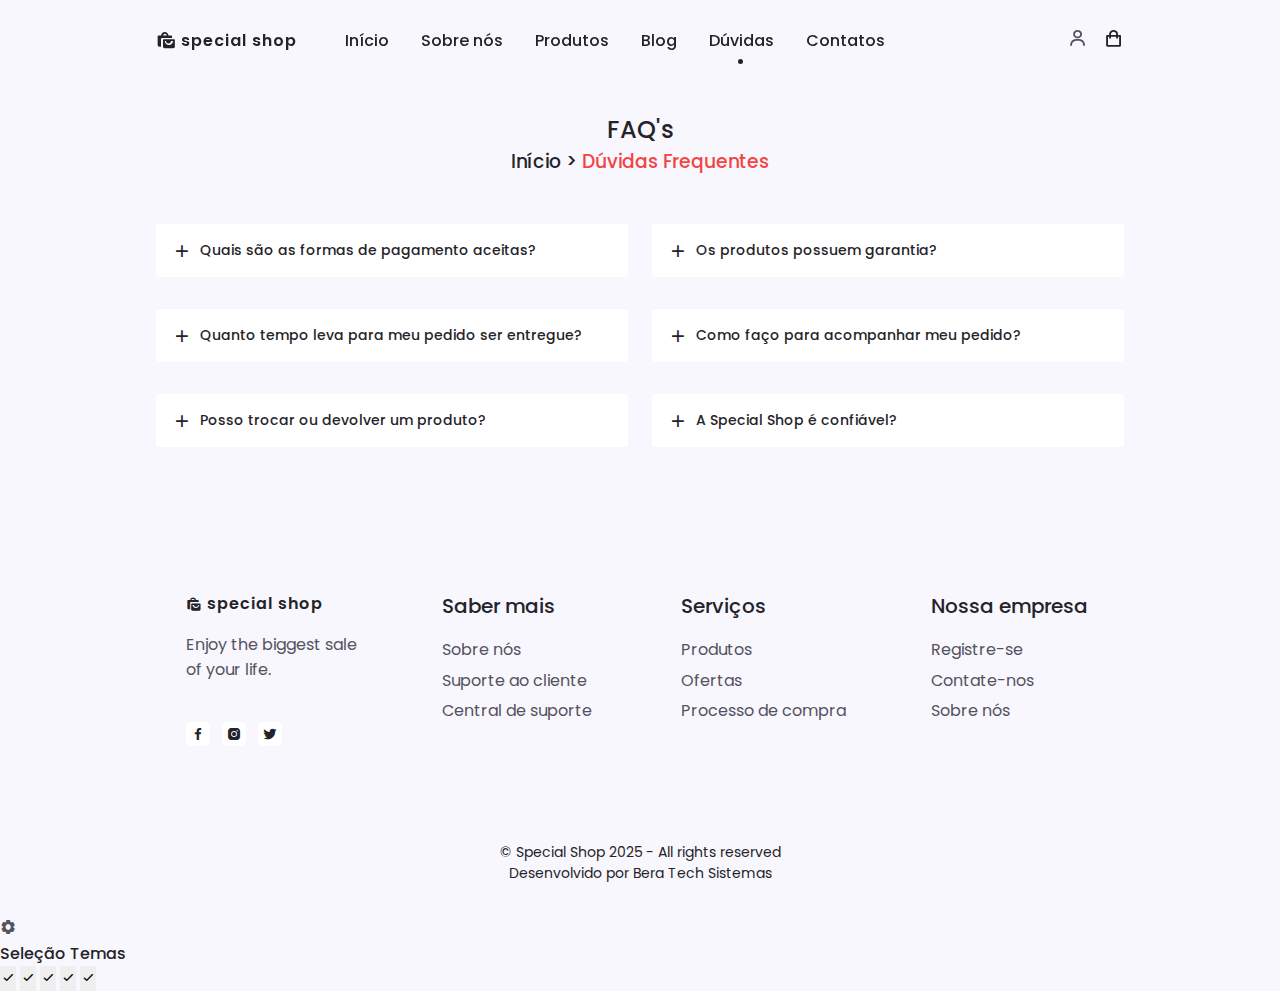
<file: faq.html>
<!DOCTYPE html>
<html lang="en">
<head>
    <meta charset="UTF-8">
    <meta http-equiv="X-UA-Compatible" content="IE=edge">
    <meta name="viewport" content="width=device-width, initial-scale=1.0">

    <!--=============== BOXICONS ===============-->
    <link rel="stylesheet" href="https://cdn.jsdelivr.net/npm/boxicons@latest/css/boxicons.min.css">

    <!--=============== SWIPER CSS ===============-->
    <link rel="stylesheet" href="assets/css/swiper-bundle.min.css">

    <!--=============== CSS ===============-->
    <link rel="stylesheet" href="assets/css/style.css">
    <link rel="stylesheet" class="js-color-style" href="assets/css/colors/color-1.css">

    <title>Special Shop</title>
</head>
<body>
    <!--=============== HEADER ===============-->
    <header class="header" id="header">
        <nav class="nav container">
            <a href="index.html" class="nav__logo">
                <i class="bx bxs-shopping-bags nav__logo-icon"></i>special shop
            </a>

            <div class="nav__menu" id="nav-menu">
                <ul class="nav__list">
                    <li class="nav__item">
                        <a href="index.html" class="nav__link ">Início</a>
                    </li>

                    <li class="nav__item">
                        <a href="about.html" class="nav__link ">Sobre nós</a>
                    </li>

                    <li class="nav__item">
                        <a href="shop.html" class="nav__link">Produtos</a>
                    </li>                    

                    <li class="nav__item">
                        <a href="blog.html" class="nav__link ">Blog</a>
                    </li>

                    <li class="nav__item">
                        <a href="faq.html" class="nav__link active-link">Dúvidas</a>
                    </li>

                    <li class="nav__item">
                        <a href="contact.html" class="nav__link">Contatos</a>
                    </li>
                </ul>

                <div class="nav__close" id="nav-close">
                    <i class="bx bx-x"></i>
                </div>
            </div>

            <div class="nav__btns">
                <div class="login__toggle" id="login-button">
                    <i class="bx bx-user"></i>
                </div>

                <div class="nav__shop" id="cart-shop">
                    <i class="bx bx-shopping-bag"></i>
                </div>

                <div class="nav__toggle" id="nav-toggle">
                    <i class="bx bx-grid-alt"></i>
                </div>
            </div>
        </nav>
    </header>

    <!--=============== CART ===============-->
    <div class="cart " id="cart">
        <i class="bx bx-x cart__close" id="cart-close"></i>

        <h2 class="cart__title-center">Meu Carrinho</h2>

        <div class="cart__container">
            <article class="cart__card">
                <div class="cart__box">
                    <img src="assets/img/cart-1.png" alt="" class="cart__img">
                </div>

                <div class="cart__details">
                    <h3 class="card__title">Blusão</h3>
                    <span class="cart__price">R$189</span>

                    <div class="cart__amount">
                        <div class="cart__amount-content">
                            <span class="cart__amount-box">
                                <i class="bx bx-minus"></i>
                            </span>

                            <span class="cart__amount-number">1</span>

                            <span class="cart__amount-box">
                                <i class="bx bx-plus"></i>
                            </span>
                        </div>

                        <i class="bx bx-trash-alt cart__amount-trash"></i>
                    </div>
                </div>
            </article>

            <article class="cart__card">
                <div class="cart__box">
                    <img src="assets/img/cart-2.png" alt="" class="cart__img">
                </div>

                <div class="cart__details">
                    <h3 class="card__title">Casaco de lã</h3>
                    <span class="cart__price">R$259</span>

                    <div class="cart__amount">
                        <div class="cart__amount-content">
                            <span class="cart__amount-box">
                                <i class="bx bx-minus"></i>
                            </span>

                            <span class="cart__amount-number">1</span>

                            <span class="cart__amount-box">
                                <i class="bx bx-plus"></i>
                            </span>
                        </div>

                        <i class="bx bx-trash-alt cart__amount-trash"></i>
                    </div>
                </div>
            </article>

            <article class="cart__card">
                <div class="cart__box">
                    <img src="assets/img/cart-3.png" alt="" class="cart__img">
                </div>

                <div class="cart__details">
                    <h3 class="card__title">Corta Vento</h3>
                    <span class="cart__price">R$199</span>

                    <div class="cart__amount">
                        <div class="cart__amount-content">
                            <span class="cart__amount-box">
                                <i class="bx bx-minus"></i>
                            </span>

                            <span class="cart__amount-number">1</span>

                            <span class="cart__amount-box">
                                <i class="bx bx-plus"></i>
                            </span>
                        </div>

                        <i class="bx bx-trash-alt cart__amount-trash"></i>
                    </div>
                </div>
            </article>
        </div>

        <div class="cart__prices">
            <span class="cart__prices-item">3 item</span>
            <span class="cart__prices-total">R$ 647</span>
        </div>
    </div>

    <!--=============== LOGIN ===============-->
    <div class="login" id="login">
        <i class="bx bx-x login__close" id="login-close"></i>

        <h2 class="login__title-center">Login</h2>

        <form action="" class="login__form grid">
            <div class="login__content">
                <label for="" class="login__label">Email</label>
                <input type="email" class="login__input">
            </div>

            <div class="login__content">
                <label for="" class="login__label">Password</label>
                <input type="password" class="login__input">
            </div>

            <div>
                <a href="#" class="button">Entrar</a>
            </div>

            <div>
                <p class="signup">Ainda não tem uma conta? <br><a href="registration.html">Cadastre-se agora!</a></p>
            </div>
        </form>
    </div>

    <!--=============== MAIN ===============-->
    <main class="main">
        <!--=============== FAQ'S ===============-->
        <section class="questions section container">
            <h2 class="breadcrump__title">FAQ's</h2>
            <h3 class="breadcrumb__subtitle">Início > <span>Dúvidas Frequentes</span></h3>

            <div class="questions__container grid">
                <div class="questions__group">
                    <div class="questions__item">
                        <header class="questions__header">
                            <i class="bx bx-plus questions__icon"></i>
                            <h3 class="questions__item-title">Quais são as formas de pagamento aceitas?</h3>
                        </header>

                        <div class="questions__content">
                            <p class="questions__description">
                                Aceitamos cartões de crédito, boleto bancário, Pix e pagamentos via PayPal. 
                                Parcelamos suas compras em até 12x sem juros nos cartões de crédito.
                            </p>
                        </div>
                    </div>

                    <div class="questions__item">
                        <header class="questions__header">
                            <i class="bx bx-plus questions__icon"></i>
                            <h3 class="questions__item-title"> Quanto tempo leva para meu pedido ser entregue?</h3>
                        </header>

                        <div class="questions__content">
                            <p class="questions__description">
                                O prazo de entrega varia conforme a sua localização e a modalidade de frete escolhida. 
                                Você pode acompanhar o status do seu pedido diretamente em nosso site.
                            </p>
                        </div>
                    </div>

                    <div class="questions__item">
                        <header class="questions__header">
                            <i class="bx bx-plus questions__icon"></i>
                            <h3 class="questions__item-title">Posso trocar ou devolver um produto?</h3>
                        </header>

                        <div class="questions__content">
                            <p class="questions__description">
                                Sim! Você pode solicitar a troca ou devolução em até 7 dias após o recebimento, conforme o Código de Defesa do Consumidor. 
                                Basta entrar em contato com nosso suporte e seguir as instruções.
                            </p>
                        </div>
                    </div>
                   
                </div>

                <div class="questions__group">
                    <div class="questions__item">
                        <header class="questions__header">
                            <i class="bx bx-plus questions__icon"></i>
                            <h3 class="questions__item-title">Os produtos possuem garantia?</h3>
                        </header>

                        <div class="questions__content">
                            <p class="questions__description">
                                Sim! Todos os nossos produtos possuem garantia contra defeitos de fabricação. 
                                O prazo pode variar de acordo com cada item e está especificado na página do produto.
                            </p>
                        </div>
                    </div>

                    <div class="questions__item">
                        <header class="questions__header">
                            <i class="bx bx-plus questions__icon"></i>
                            <h3 class="questions__item-title">Como faço para acompanhar meu pedido?</h3>
                        </header>

                        <div class="questions__content">
                            <p class="questions__description">
                                Assim que seu pedido for enviado, você receberá um código de rastreamento por e-mail. 
                                Basta acessá-lo no site da transportadora ou em nossa plataforma para acompanhar a entrega.
                            </p>
                        </div>
                    </div>

                    <div class="questions__item">
                        <header class="questions__header">
                            <i class="bx bx-plus questions__icon"></i>
                            <h3 class="questions__item-title">A Special Shop é confiável?</h3>
                        </header>

                        <div class="questions__content">
                            <p class="questions__description">
                                Sim! Somos uma loja séria, com pagamentos seguros e proteção ao consumidor. 
                                Contamos com avaliações de clientes satisfeitos e garantimos uma experiência de compra 
                                transparente e segura.
                            </p>
                        </div>
                    </div>

                </div>
            </div>           
        </section>
    </main>

    <!--=============== FOOTER ===============-->
    <footer class="footer section">
        <div class="footer__container container grid">
            <!-- Footer content I -->
            <div class="footer__content">
                <a href="#" class="footer__logo">
                    <i class="bx bxs-shopping-bags footer__logo-icon"></i> Special Shop
                </a>

                <p class="footer__description">Enjoy the biggest sale <br> of your life.</p>

                <ul class="footer__social">
                    <a href="#" class="footer__social-link"><i class="bx bxl-facebook"></i></a>
                    <a href="#" class="footer__social-link"><i class="bx bxl-instagram-alt"></i></a>
                    <a href="#" class="footer__social-link"><i class="bx bxl-twitter"></i></a>
                </ul>
            </div>

            <!-- Footer content II -->
            <div class="footer__content">
                <h3 class="footer__title">Saber mais</h3>

                <ul class="footer__links">
                    <li><a href="#" class="footer__link">Sobre nós</a></li>
                    <li><a href="#" class="footer__link">Suporte ao cliente</a></li>
                    <li><a href="#" class="footer__link">Central de suporte</a></li>
                </ul>
            </div>

            <!-- Footer content III -->
            <div class="footer__content">
                <h3 class="footer__title">Serviços</h3>

                <ul class="footer__links">
                    <li><a href="#" class="footer__link">Produtos</a></li>
                    <li><a href="#" class="footer__link">Ofertas</a></li>
                    <li><a href="#" class="footer__link">Processo de compra</a></li>
                </ul>
            </div>

            <!-- Footer content IV -->
            <div class="footer__content">
                <h3 class="footer__title">Nossa empresa</h3>

                <ul class="footer__links">
                    <li><a href="#" class="footer__link">Registre-se</a></li>
                    <li><a href="#" class="footer__link">Contate-nos</a></li>
                    <li><a href="#" class="footer__link">Sobre nós</a></li>
                </ul>
            </div>
        </div>

        <span class="footer__copy">&#169; Special Shop 2025 - All rights reserved <br> Desenvolvido por <a href="https://beratech.com.br">Bera Tech Sistemas</a></span>
    </footer>

    <!--=============== SCROLL UP ===============-->
    <a href="#" class="scrollup" id="scroll-up">
        <i class="bx bx-up-arrow-alt scrollup__icon"></i>
    </a>   

    <!--=============== STYLE SWITCHER ===============-->
    <div class="style__switcher">
        <div class="style__switcher-toggler s__icon">
            <i class="bx bxs-cog bx-spin"></i>
        </div>

        <h4>Seleção Temas</h4>

        <div class="theme__colors js-theme-colors">
            <button type="button" data-js-theme-color="color-1" class="js-theme-color-item theme__button 
            color-1"><i class="bx bx-check"></i></button>
            <button type="button" data-js-theme-color="color-2" class="js-theme-color-item theme__button 
            color-2"><i class="bx bx-check"></i></button>
            <button type="button" data-js-theme-color="color-3" class="js-theme-color-item theme__button 
            color-3"><i class="bx bx-check"></i></button>
            <button type="button" data-js-theme-color="color-4" class="js-theme-color-item theme__button 
            color-4"><i class="bx bx-check"></i></button>
            <button type="button" data-js-theme-color="color-5" class="js-theme-color-item theme__button 
            color-5"><i class="bx bx-check"></i></button>

        </div>
    </div>
    
    <!--=============== SWIPER JS ===============-->
    <script src="assets/js/swiper-bundle.min.js"></script>

    <!--=============== JS ===============-->
    <script src="assets/js/main.js"></script>
</body>
</html>
</file>
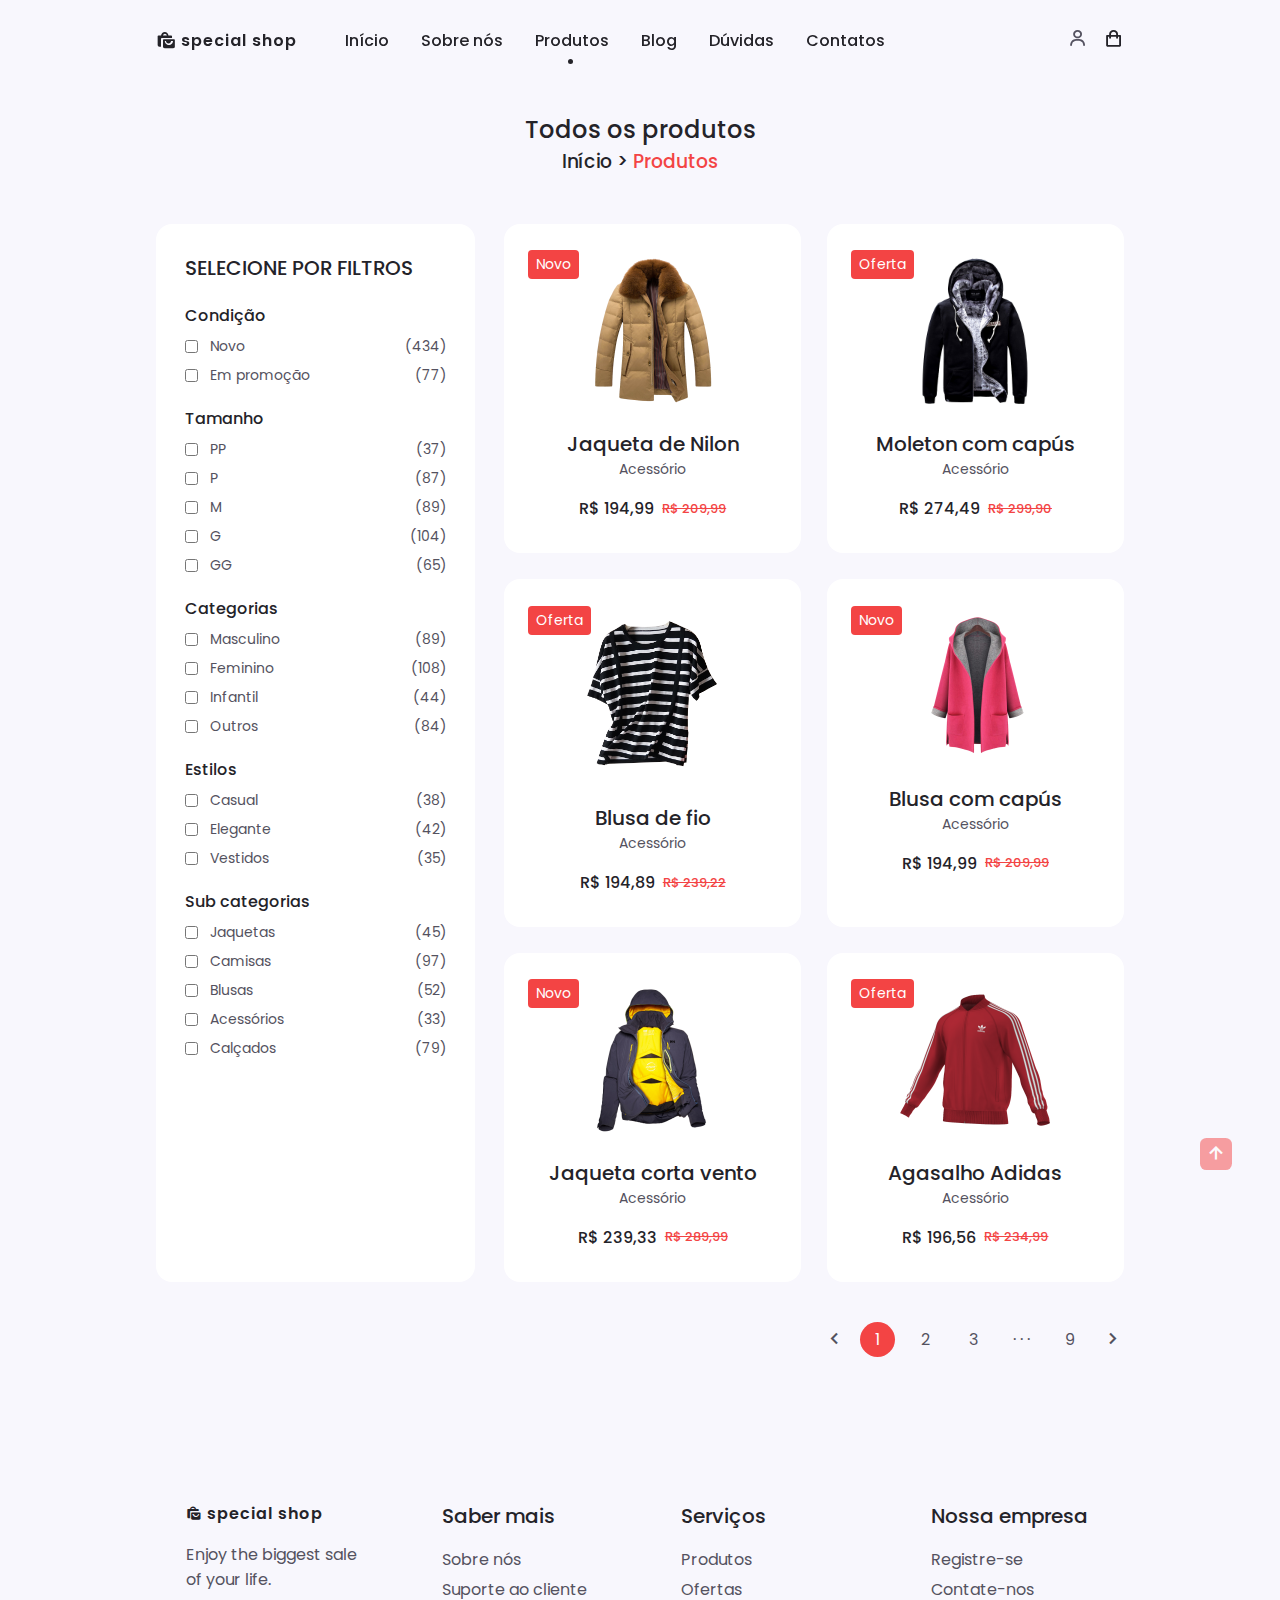
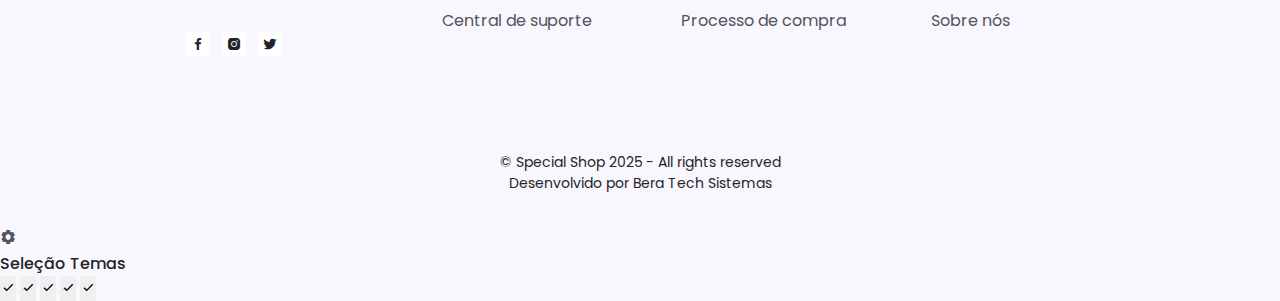
<file: shop.html>
<!DOCTYPE html>
<html lang="en">
<head>
    <meta charset="UTF-8">
    <meta http-equiv="X-UA-Compatible" content="IE=edge">
    <meta name="viewport" content="width=device-width, initial-scale=1.0">

    <!--=============== BOXICONS ===============-->
    <link rel="stylesheet" href="https://cdn.jsdelivr.net/npm/boxicons@latest/css/boxicons.min.css">

    <!--=============== SWIPER CSS ===============-->
    <link rel="stylesheet" href="assets/css/swiper-bundle.min.css">

    <!--=============== CSS ===============-->
    <link rel="stylesheet" href="assets/css/style.css">
    <link rel="stylesheet" class="js-color-style" href="assets/css/colors/color-1.css">

    <title>Special Shop</title>
</head>
<body>
    <!--=============== HEADER ===============-->
    <header class="header" id="header">
        <nav class="nav container">
            <a href="index.html" class="nav__logo">
                <i class="bx bxs-shopping-bags nav__logo-icon"></i>Special shop
            </a>

            <div class="nav__menu" id="nav-menu">
                <ul class="nav__list">
                    <li class="nav__item">
                        <a href="index.html" class="nav__link ">Início</a>
                    </li>
                    <li class="nav__item">
                        <a href="about.html" class="nav__link ">Sobre nós</a>
                    </li>

                    <li class="nav__item">
                        <a href="shop.html" class="nav__link active-link">Produtos</a>
                    </li>                    

                    <li class="nav__item">
                        <a href="blog.html" class="nav__link">Blog</a>
                    </li>

                    <li class="nav__item">
                        <a href="faq.html" class="nav__link">Dúvidas</a>
                    </li>

                    <li class="nav__item">
                        <a href="contact.html" class="nav__link">Contatos</a>
                    </li>
                </ul>

                <div class="nav__close" id="nav-close">
                    <i class="bx bx-x"></i>
                </div>
            </div>

            <div class="nav__btns">
                <div class="login__toggle" id="login-button">
                    <i class="bx bx-user"></i>
                </div>

                <div class="nav__shop" id="cart-shop">
                    <i class="bx bx-shopping-bag"></i>
                </div>

                <div class="nav__toggle" id="nav-toggle">
                    <i class="bx bx-grid-alt"></i>
                </div>
            </div>
        </nav>
    </header>

    <!--=============== CART ===============-->
    <div class="cart " id="cart">
        <i class="bx bx-x cart__close" id="cart-close"></i>

        <h2 class="cart__title-center">Meu Carrinho</h2>

        <div class="cart__container">
            <article class="cart__card">
                <div class="cart__box">
                    <img src="assets/img/cart-1.png" alt="" class="cart__img">
                </div>

                <div class="cart__details">
                    <h3 class="card__title">Blusão</h3>
                    <span class="cart__price">R$189</span>

                    <div class="cart__amount">
                        <div class="cart__amount-content">
                            <span class="cart__amount-box">
                                <i class="bx bx-minus"></i>
                            </span>

                            <span class="cart__amount-number">1</span>

                            <span class="cart__amount-box">
                                <i class="bx bx-plus"></i>
                            </span>
                        </div>

                        <i class="bx bx-trash-alt cart__amount-trash"></i>
                    </div>
                </div>
            </article>

            <article class="cart__card">
                <div class="cart__box">
                    <img src="assets/img/cart-2.png" alt="" class="cart__img">
                </div>

                <div class="cart__details">
                    <h3 class="card__title">Casaco de lã</h3>
                    <span class="cart__price">R$259</span>

                    <div class="cart__amount">
                        <div class="cart__amount-content">
                            <span class="cart__amount-box">
                                <i class="bx bx-minus"></i>
                            </span>

                            <span class="cart__amount-number">1</span>

                            <span class="cart__amount-box">
                                <i class="bx bx-plus"></i>
                            </span>
                        </div>

                        <i class="bx bx-trash-alt cart__amount-trash"></i>
                    </div>
                </div>
            </article>

            <article class="cart__card">
                <div class="cart__box">
                    <img src="assets/img/cart-3.png" alt="" class="cart__img">
                </div>

                <div class="cart__details">
                    <h3 class="card__title">Corta Vento</h3>
                    <span class="cart__price">R$199</span>

                    <div class="cart__amount">
                        <div class="cart__amount-content">
                            <span class="cart__amount-box">
                                <i class="bx bx-minus"></i>
                            </span>

                            <span class="cart__amount-number">1</span>

                            <span class="cart__amount-box">
                                <i class="bx bx-plus"></i>
                            </span>
                        </div>

                        <i class="bx bx-trash-alt cart__amount-trash"></i>
                    </div>
                </div>
            </article>
        </div>

        <div class="cart__prices">
            <span class="cart__prices-item">3 item</span>
            <span class="cart__prices-total">R$ 647</span>
        </div>
    </div>

    <!--=============== LOGIN ===============-->
    <div class="login" id="login">
        <i class="bx bx-x login__close" id="login-close"></i>

        <h2 class="login__title-center">Login</h2>

        <form action="" class="login__form grid">
            <div class="login__content">
                <label for="" class="login__label">Email</label>
                <input type="email" class="login__input">
            </div>

            <div class="login__content">
                <label for="" class="login__label">Password</label>
                <input type="password" class="login__input">
            </div>

            <div>
                <a href="#" class="button">Entrar</a>
            </div>

            <div>
                <p class="signup">Ainda não tem uma conta? <br><a href="registration.html">Cadastre-se agora!</a></p>
            </div>
        </form>
    </div>

    <!--=============== MAIN ===============-->
    <main class="main">
        <!--=============== SHOP ===============-->
        <section class="shop section container">
            <h2 class="breadcrump__title">Todos os produtos</h2>
            <h3 class="breadcrumb__subtitle">Início > <span>Produtos</span></h3>

            <div class="shop__container grid">
                <div class="sidebar">
                    <h3 class="filter__title">Selecione por filtros</h3>
                    <div class="filter__content">
                        <h3 class="filter__subtitle">Condição</h3>

                        <div class="filter">
                            <input type="checkbox" name="" id="">
                            <p>Novo</p> <span>(434)</span>
                        </div>

                        <div class="filter">
                            <input type="checkbox" name="" id="">
                            <p>Em promoção</p> <span>(77)</span>
                        </div>
                    </div>

                    <div class="filter__content">
                        <h3 class="filter__subtitle">Tamanho</h3>

                        <div class="filter">
                            <input type="checkbox" name="" id="">
                            <p>PP</p> <span>(37)</span>
                        </div>

                        <div class="filter">
                            <input type="checkbox" name="" id="">
                            <p>P</p> <span>(87)</span>
                        </div>

                        <div class="filter">
                            <input type="checkbox" name="" id="">
                            <p>M</p> <span>(89)</span>
                        </div>

                        <div class="filter">
                            <input type="checkbox" name="" id="">
                            <p>G</p> <span>(104)</span>
                        </div>

                        <div class="filter">
                            <input type="checkbox" name="" id="">
                            <p>GG</p> <span>(65)</span>
                        </div>
                    </div>

                    <div class="filter__content">
                        <h3 class="filter__subtitle">Categorias</h3>

                        <div class="filter">
                            <input type="checkbox" name="" id="">
                            <p>Masculino</p> <span>(89)</span>
                        </div>

                        <div class="filter">
                            <input type="checkbox" name="" id="">
                            <p>Feminino</p> <span>(108)</span>
                        </div>

                        <div class="filter">
                            <input type="checkbox" name="" id="">
                            <p>Infantil</p> <span>(44)</span>
                        </div>

                        <div class="filter">
                            <input type="checkbox" name="" id="">
                            <p>Outros</p> <span>(84)</span>
                        </div>                       
                    </div>

                    <div class="filter__content">
                        <h3 class="filter__subtitle">Estilos</h3>

                        <div class="filter">
                            <input type="checkbox" name="" id="">
                            <p>Casual</p> <span>(38)</span>
                        </div>

                        <div class="filter">
                            <input type="checkbox" name="" id="">
                            <p>Elegante</p> <span>(42)</span>
                        </div>

                        <div class="filter">
                            <input type="checkbox" name="" id="">
                            <p>Vestidos</p> <span>(35)</span>
                        </div>                                              
                    </div>

                    <div class="filter__content">
                        <h3 class="filter__subtitle">Sub categorias</h3>

                        <div class="filter">
                            <input type="checkbox" name="" id="">
                            <p>Jaquetas</p> <span>(45)</span>
                        </div>

                        <div class="filter">
                            <input type="checkbox" name="" id="">
                            <p>Camisas</p> <span>(97)</span>
                        </div>

                        <div class="filter">
                            <input type="checkbox" name="" id="">
                            <p>Blusas</p> <span>(52)</span>
                        </div>

                        <div class="filter">
                            <input type="checkbox" name="" id="">
                            <p>Acessórios</p> <span>(33)</span>
                        </div>
                        
                        <div class="filter">
                            <input type="checkbox" name="" id="">
                            <p>Calçados</p> <span>(79)</span>
                        </div>   
                    </div>
                </div>

                <div class="shop__items grid">
                    <div class="shop__content">
                        <div class="shop__tag">Novo</div>
                        <img src="assets/img/product-1.png" alt="" class="shop__img">
                        <h3 class="shop__title">Jaqueta de Nilon</h3>
                        <span class="shop__subtitle">Acessório</span>

                        <div class="shop__prices">
                            <span class="shop__price">R$ 194,99</span>
                            <span class="shop__discounts">R$ 209,99</span>
                        </div>

                        <a href="details.html" class="button shop__button">
                            <i class="bx bx-cart-alt shop__icon"></i>
                        </a>
                    </div>

                    <div class="shop__content">
                        <div class="shop__tag">Oferta</div>
                        <img src="assets/img/product-2.png" alt="" class="shop__img">
                        <h3 class="shop__title">Moleton com capús</h3>
                        <span class="shop__subtitle">Acessório</span>

                        <div class="shop__prices">
                            <span class="shop__price">R$ 274,49</span>
                            <span class="shop__discounts">R$ 299,90</span>
                        </div>

                        <a href="details.html" class="button shop__button">
                            <i class="bx bx-cart-alt shop__icon"></i>
                        </a>
                    </div>

                    <div class="shop__content">
                        <div class="shop__tag">Oferta</div>
                        <img src="assets/img/product-3.png" alt="" class="shop__img">
                        <h3 class="shop__title">Blusa de fio</h3>
                        <span class="shop__subtitle">Acessório</span>

                        <div class="shop__prices">
                            <span class="shop__price">R$ 194,89</span>
                            <span class="shop__discounts">R$ 239,22</span>
                        </div>

                        <a href="details.html" class="button shop__button">
                            <i class="bx bx-cart-alt shop__icon"></i>
                        </a>
                    </div>

                    <div class="shop__content">
                        <div class="shop__tag">Novo</div>
                        <img src="assets/img/product-4.png" alt="" class="shop__img">
                        <h3 class="shop__title">Blusa com capús</h3>
                        <span class="shop__subtitle">Acessório</span>

                        <div class="shop__prices">
                            <span class="shop__price">R$ 194,99</span>
                            <span class="shop__discounts">R$ 209,99</span>
                        </div>

                        <a href="details.html" class="button shop__button">
                            <i class="bx bx-cart-alt shop__icon"></i>
                        </a>
                    </div>

                    <div class="shop__content">
                        <div class="shop__tag">Novo</div>
                        <img src="assets/img/product-5.png" alt="" class="shop__img">
                        <h3 class="shop__title">Jaqueta corta vento</h3>
                        <span class="shop__subtitle">Acessório</span>

                        <div class="shop__prices">
                            <span class="shop__price">R$ 239,33</span>
                            <span class="shop__discounts">R$ 289,99</span>
                        </div>

                        <a href="details.html" class="button shop__button">
                            <i class="bx bx-cart-alt shop__icon"></i>
                        </a>
                    </div>

                    <div class="shop__content">
                        <div class="shop__tag">Oferta</div>
                        <img src="assets/img/product-6.png" alt="" class="shop__img">
                        <h3 class="shop__title">Agasalho Adidas</h3>
                        <span class="shop__subtitle">Acessório</span>

                        <div class="shop__prices">
                            <span class="shop__price">R$ 196,56</span>
                            <span class="shop__discounts">R$ 234,99</span>
                        </div>

                        <a href="details.html" class="button shop__button">
                            <i class="bx bx-cart-alt shop__icon"></i>
                        </a>
                    </div>
                </div>
            </div>

            <div class="pagination">
                <i class="bx bx-chevron-left pagination__icon"></i>

                <span class="current">1</span>
                <span>2</span>
                <span>3</span>
                <span>&middot; &middot; &middot;</span>
                <span>9</span>

                <i class="bx bx-chevron-right pagination__icon"></i>
            </div>
        </section>
    </main>

    <!--=============== FOOTER ===============-->
    <footer class="footer section">
        <div class="footer__container container grid">
            <!-- Footer content I -->
            <div class="footer__content">
                <a href="#" class="footer__logo">
                    <i class="bx bxs-shopping-bags footer__logo-icon"></i> Special shop
                </a>

                <p class="footer__description">Enjoy the biggest sale <br> of your life.</p>

                <ul class="footer__social">
                    <a href="#" class="footer__social-link"><i class="bx bxl-facebook"></i></a>
                    <a href="#" class="footer__social-link"><i class="bx bxl-instagram-alt"></i></a>
                    <a href="#" class="footer__social-link"><i class="bx bxl-twitter"></i></a>
                </ul>
            </div>

            <!-- Footer content II -->
            <div class="footer__content">
                <h3 class="footer__title">Saber mais</h3>

                <ul class="footer__links">
                    <li><a href="#" class="footer__link">Sobre nós</a></li>
                    <li><a href="#" class="footer__link">Suporte ao cliente</a></li>
                    <li><a href="#" class="footer__link">Central de suporte</a></li>
                </ul>
            </div>

            <!-- Footer content III -->
            <div class="footer__content">
                <h3 class="footer__title">Serviços</h3>

                <ul class="footer__links">
                    <li><a href="#" class="footer__link">Produtos</a></li>
                    <li><a href="#" class="footer__link">Ofertas</a></li>
                    <li><a href="#" class="footer__link">Processo de compra</a></li>
                </ul>
            </div>

            <!-- Footer content IV -->
            <div class="footer__content">
                <h3 class="footer__title">Nossa empresa</h3>

                <ul class="footer__links">
                    <li><a href="#" class="footer__link">Registre-se</a></li>
                    <li><a href="#" class="footer__link">Contate-nos</a></li>
                    <li><a href="#" class="footer__link">Sobre nós</a></li>
                </ul>
            </div>
        </div>

        <span class="footer__copy">&#169; Special Shop 2025 - All rights reserved <br> Desenvolvido por <a href="https://beratech.com.br">Bera Tech Sistemas</a></span>
    </footer>

    <!--=============== SCROLL UP ===============-->
    <a href="#" class="scrollup" id="scroll-up">
        <i class="bx bx-up-arrow-alt scrollup__icon"></i>
    </a>

    <!--=============== STYLE SWITCHER ===============-->
    <div class="style__switcher">
        <div class="style__switcher-toggler s__icon">
            <i class="bx bxs-cog bx-spin"></i>
        </div>

        <h4>Seleção Temas</h4>

        <div class="theme__colors js-theme-colors">
            <button type="button" data-js-theme-color="color-1" class="js-theme-color-item theme__button 
            color-1"><i class="bx bx-check"></i></button>
            <button type="button" data-js-theme-color="color-2" class="js-theme-color-item theme__button 
            color-2"><i class="bx bx-check"></i></button>
            <button type="button" data-js-theme-color="color-3" class="js-theme-color-item theme__button 
            color-3"><i class="bx bx-check"></i></button>
            <button type="button" data-js-theme-color="color-4" class="js-theme-color-item theme__button 
            color-4"><i class="bx bx-check"></i></button>
            <button type="button" data-js-theme-color="color-5" class="js-theme-color-item theme__button 
            color-5"><i class="bx bx-check"></i></button>

        </div>
    </div>
    
    <!--=============== SWIPER JS ===============-->
    <script src="assets/js/swiper-bundle.min.js"></script>

    <!--=============== JS ===============-->
    <script src="assets/js/main.js"></script>
</body>
</html>
</file>
<file: assets/css/style.css>
/*=============== GOOGLE FONTS ===============*/
@import url('https://fonts.googleapis.com/css2?family=Poppins:wght@400;500;600;900&display=swap');

/*=============== VARIABLES CSS ===============*/
:root {
    --header-height: 3.5rem;

    /*========== Colors ==========*/
    --title-color: hsl(250, 8%, 15%);
    --text-color: hsl(250, 8%, 35%);
    --body-color: hsl(250, 60%, 98%);
    --container-color: #fff;
    --shadow: hsla(0, 0%, 15%, .1);
    --scroll-bar-color: hsl(250, 12%, 90%);
    --scroll-thumb-color: hsl(250, 12%, 80%);

    /*========== Font and typography ==========*/
    --body-font: 'Poppins', sans-serif;
    --biggest-font-size: 4rem;
    --h1-font-size: 2.25rem;
    --h2-font-size: 1.5rem;
    --h3-font-size: 1.25rem;
    --normal-font-size: 1rem;
    --small-font-size: .875rem;
    --smaller-font-size: .813rem;

    /*========== Font weight ==========*/
    --font-medium: 500;
    --font-bold: 600;

    /*========== Margenes Bottom ==========*/
    --mb-0-5: .5rem;
    --mb-0-75: .75rem;
    --mb-1: 1rem;
    --mb-1-5: 1.5rem;
    --mb-2: 2rem;
    --mb-2-5: 2.5rem;
    --mb-3: 3rem;

    /*========== z index ==========*/
    --z-tooltip: 10;
    --z-fixed: 100;
}

/* Responsive typography */
@media screen and (max-width: 992px) {
    :root {
        --biggest-font-size: 2rem;
        --h1-font-size: 1.5rem;
        --h2-font-size: 1.25rem;
        --h3-font-size: 1rem;
        --normal-font-size: .938rem;
        --small-font-size: .813rem;
        --smaller-font-size: .75rem;
    }
}

/*=============== BASE ===============*/
* {
    box-sizing: border-box;
    margin: 0;
    padding: 0;
}

html {
    scroll-behavior: smooth;
}

body,
button,
input {
    font-family: var(--body-font);
    font-size: var(--normal-font-size);
}

body {
    background-color: var(--body-color);
    color: var(--text-color);
}

h1, h2, h3, h4 {
    color: var(--title-color);
    font-weight: var(--font-medium);
}

ul {
    list-style: none;
}

a {
    text-decoration: none;
}

img {
    max-width: 100%;
    height: auto;
}

button {
    cursor: pointer;
}

button,
input {
    border: none;
    outline: none;
}

/*=============== REUSABLE CSS CLASSES ===============*/
.section {
    padding: 7rem 0 2rem;
}

.section__title,
.breadcrumb__title {
    font-size: var(--h1-font-size);
}

.section__title,
.breadcrumb__subtitle {
    margin-bottom: var(--mb-3);
}

.section__title,
.breadcrump__title,
.breadcrumb__subtitle {
    text-align: center;
}

.breadcrumb__subtitle span {
    color: var(--first-color);
}

/*=============== LAYOUT ===============*/
.container {
    max-width: 968px;
    margin-left: auto;
    margin-right: auto;
}

.grid {
    display: grid;
}

/*=============== HEADER SECTION ===============*/
.header {
    width: 100%;
    background: transparent;
    position: fixed;
    top: 0;
    left: 0;
    z-index: var(--z-fixed);
}

/*=============== NAV ===============*/
.nav {
    height: calc(var(--header-height) + 1.5rem);
    display: flex;
    justify-content: space-between;
    align-items: center;
    column-gap: 3rem;
}

.nav__close,
.login__togle, 
.nav__logo,
.nav__toggle,
.nav__shop {
    color: var(--title-color);
}

.nav__logo {
    text-transform:  lowercase;
    font-weight: var(--font-bold);
    letter-spacing: 1px;
    display: inline-flex;
    align-items: center;
    column-gap: .25rem;
}

.nav__logo:hover {
    color: var(--first-color);
}

.nav__logo-icon {
    font-size: 1.25rem;
}


.nav__btns {
    display: flex;
    align-items: center;
    column-gap: 1rem;
    margin-left: auto;
}

.nav__toggle,
.login__toggle,
.nav__shop {
    font-size: 1.25rem;
    cursor: pointer;
}

.nav__list {
    display: flex;
    align-items: center;
    column-gap: 2rem;
}

.nav__link {
    color: var(--title-color);
    font-weight: var(--font-medium);
    font-size: var(--normal-font-size);
    transition: .3s;
}

.nav__link:hover {
    color: var(--first-color);
}

.nav__close {
    font-size: 2rem;
    position: absolute;
    top: .9rem;
    right: 1.25rem;
    cursor: pointer;
}

.nav__close,
.nav__toggle {
    display: none;
}


/* Change background header */
.scroll-header {
    background-color: var(--body-color);
    box-shadow: 0 1px 4px var(--shadow);
}


/* Active link */
.active-link {
    position: relative;
}

.active-link::before {
    content: '';
    position: absolute;
    bottom: -.75rem;
    left: 45%;
    width: 5px;
    height: 5px;
    background: var(--title-color);
    border-radius: 50%;

}


/*=============== MAIN ===============*/
/*========== HOME SECTION ==========*/
.home__content {
    padding: 9rem 0 2rem;
    grid-template-columns: repeat(2, 1fr);
    column-gap: 3rem;
}

.home__group {
    display: grid;
    position: relative;
    padding-top: 2rem;
}

.home__img {
    height: 420px;
    transform: translateY(-3rem);
    justify-self: center;
}

.home__indicator {
    width: 8px;
    height: 8px;
    background: var(--title-color);
    border-radius: 50%;
    position: absolute;
    bottom: 15%;
    left: 45%;
}

.home__indicator::after {
    content: '';
    position: absolute;
    width: 1px;
    height: 75px;
    background: var(--title-color);
    top: 0;
    right: 45%;
}

.home__details-img {
    position: absolute;
    bottom: 0;
    right: 58%;
}


.home__details-title,
.home__details-subtitle {
    display: block;
    font-size: var(--small-font-size);
    text-align: right;
}

.home__subtitle {
    font-size: var(--h3-font-size);
    text-transform: uppercase;
    margin-bottom: var(--mb-1);
}

.home__title {
    font-size: var(--biggest-font-size);
    font-weight: var(--font-bold);
    line-height: 109%;
    margin-bottom: var(--mb-1-5);
}

.home__description {
    margin-bottom: var(--mb-2-5);
    padding-right: 2rem;
}

.home__buttons {
    display: flex;
    justify-content: space-between;
}




/* Swiper Class */
.swiper-pagination {
    position: initial;
    margin-top: var(--mb-2-5);
}

.swiper-pagination-bullet {
    width: 5px;
    height: 5px;
    background: var(--title-color);
    opacity: 1;
}

.swiper-pagination-horizontal.swiper-pagination-bullets .swiper-pagination-bullet {
    margin: 0.5rem;
}

.swiper-pagination-bullet-active {
    width: 1.5rem;
    height: 5px;
    border-radius: .5rem;
}





/*=============== BUTTONS ===============*/
.button {
    display: inline-block;
    background: var(--first-color);
    color: #fff;
    padding: 1rem 1.75rem;
    border-radius: .5rem;
    font-weight: var(--font-medium);
    transition: .3s;
}

.button:hover {
    background: var(--first-color-alt);
}

.button__icon {
    font-size: 1.25rem;
}

.button--link {
    color: var(--title-color);

}

.button--flex {
    display: inline-flex;
    align-items: center;
    column-gap: .5rem;
}



/*========== DISCOUNT SECTION ==========*/
.discount__container {
    grid-template-columns: repeat(2, max-content);
    justify-content: center;
    align-items: center;
    column-gap: 7rem;
    background-color: var(--container-color);
    padding: 3rem 0;
    border-radius: 3rem;
}

.discount__img {
    width: 260px;
}

.discount__data {
    padding-left: 6rem;
    text-align: center;
}

.discount__title {
    font-size: var(--h2-font-size);
    margin-bottom: var(--mb-2);
}


/*========== NEW ARRIVALS SECTION ==========*/
.new__container {
    padding-top: 1rem;    
}

.new__img {
    width: 150px;
    margin-bottom: var(--mb-1);
    transition: .3s;
}

.new__content {
    position: relative;
    background-color: var(--container-color);
    width: 310px;
    padding: 2rem 0;
    border-radius: 1rem;
    text-align: center;
    overflow: hidden;
}

.new__tag {
    position: absolute;
    top: 8%;
    left: 8%;
    background-color: var(--first-color);
    color: #fff;
    font-size: var(--small-font-size);
    padding: .25rem .5rem;
    border-radius: .25rem;
}

.new__title {
    font-size: var(--h3-font-size);
    font-weight: var(--font-medium);
}

.new__subtitle {
    display: block;
    font-size: var(--small-font-size);
    margin-bottom: var(--mb-1);
}

.new__prices {
    display: inline-flex;
    align-items: center;
    column-gap: .5rem;
}

.new__price {
    font-weight: var(--font-medium);
    color: var(--title-color);
}

.new__discount {
    color: var(--first-color);
    font-size: var(--smaller-font-size);
    text-decoration: line-through;
    font-weight: var(--font-medium);
}

.new__button {
    display: inline-flex;
    padding: .5rem;
    border-radius: .25rem .25rem .75rem .25rem;
    position: absolute;
    bottom: 0;
    right: -3rem;
}

.new__icon {
    font-size: 1.25rem;
}

.new__content:hover .new__img {
    transform: translateY(-.5rem);
}

.new__content:hover .new__button {
    right: 0;
}

/*========== STEPS SECTION ==========*/
.steps__bg {
    background-color: var(--container-color);
    padding: 3.5rem 2.5rem;
    border-radius: 1rem;
}

.steps__container {
    grid-template-columns: repeat(3, 1fr);
    column-gap: 2rem;
    padding-top: 1rem;
}

.steps__card {
    background-color: var(--body-color);
    padding: 2.5rem 3rem 2rem 1.5rem;
    border-radius: 1rem;
}

.steps__card-number {
    display: inline-block;
    background-color: var(--first-color);
    color: #fff;
    padding: .5rem .75rem;
    border-radius: .25rem;
    font-size: var(--h2-font-size);
    margin-bottom: var(--mb-1-5);
    transition: .3s;
}

.steps__card-title {
    font-size: var(--normal-font-size);
    margin-bottom: var(--mb-0-5);
}

.steps__card-description {
    font-weight: var(--small-font-size);
}

.steps__card:hover .steps__card-number {
    transform: translateY(-.25rem);
}

/*========== NEWSLETTER SECTION ==========*/
.newsletter__container {
    display: grid;
    grid-template-columns: .5fr;
    justify-content: center;
}

.newsletter__description {
    padding: 0 3rem;
    text-align: center;
    margin-bottom: var(--mb-1-5);
}

.newsletter__form {
    background-color: var(--container-color);
    padding: 1rem;
    display: flex;
    justify-content: space-between;
    border-radius: .75rem;
}

.newsletter__input {
    width: 70%;
    padding: 0 .5rem;
    background: none;
    color: var(--title-color);
}

.newsletter__input::placeholder {
    color: var(--text-color);
}

/*=============== SHOP PAGE ===============*/
.shop__container {
    grid-template-columns: 1.7fr 3.3fr;
    column-gap: 1.8rem;
}

.sidebar {
    padding: 1.8rem;
    background-color: var(--container-color);
    border-radius: 1rem;
}

.filter__title {
    font-size: var(--h3-font-size);
    text-transform: uppercase;
}

.filter__subtitle {
    margin: 1.25rem 0 var(--mb-0-5);
    font-size: var(--normal-font-size);
}

.filter {
    display: flex;
    align-items: center;
    margin-bottom: var(--mb-0-5);
    color: var(--text-color);
    font-size: var(--small-font-size);
}

.filter p {
    flex: 1;
}

.filter input {
    margin-right: var(--mb-0-75);
    cursor: pointer;
}

.shop__items {
    grid-template-columns: repeat(2, 1fr);
    gap: 1.6rem;
}

.shop__content {
    position: relative;
    background-color: var(--container-color);
    padding: 2rem 0;
    border-radius: 1rem;
    text-align: center;
    overflow: hidden;
}

.shop__img {
    width: 150px;
    margin-bottom: var(--mb-1);
    transition: .3s;
}

.shop__tag {
    position: absolute;
    top: 8%;
    left: 8%;
    background-color: var(--first-color);
    color: #fff;
    font-size: var(--small-font-size);
    padding: .25rem .5rem;
    border-radius: .25rem;
}

.shop__title {
    font-size: var(--h3-font-size);
    font-weight: var(--font-medium);
}

.shop__subtitle {
    display: block;
    font-size: var(--small-font-size);
    margin-bottom: var(--mb-1);
}

.shop__prices {
    display: inline-flex;
    align-items: center;
    column-gap: .5rem;
}

.shop__price {
    font-weight: var(--font-medium);
    color: var(--title-color);
}

.shop__discounts {
    color: var(--first-color);
    font-size: var(--smaller-font-size);
    text-decoration: line-through;
    font-weight: var(--font-medium);
}

.shop__button {
    display: inline-flex;
    padding: .5rem;
    border-radius: .25rem .25rem .75rem .25rem;
    position: absolute;
    bottom: 0;
    right: -3rem;

}

.shop__icon {
    font-size: 1.25rem;
}

.shop__content:hover .shop__img {
    transform: translateY(-.5rem);
}

.shop__content:hover .shop__button {
    right: 0;
}

/*=============== PAGINATION ===============*/
.pagination {
    display: flex;
    align-items: center;
    justify-content: end;
    column-gap: .8rem;
    margin-top: var(--mb-2-5);
    font-size: var(--normal-font-size);
}

.pagination span {
    width: 2.2rem;
    height: 2.2rem;
    line-height: 36px;
    text-align: center;
    border-radius: 50%;
    cursor: pointer;
}

.pagination .current {
    background-color: var(--first-color);
    color: #fff;
}

.pagination__icon {
    font-size: var(--h2-font-size);
}


/*=============== DETAILS PAGE ===============*/
.details__container {
    grid-template-columns: repeat(2, 1fr);
    align-items: center;
    column-gap: 3rem;
}

.product__images {
    grid-template-columns: repeat(2, 1fr);
    gap: 1.4rem;
}

.product__img {
    background-color: var(--container-color);
    padding: 1.2rem 0;
    display: flex;
    justify-content: center;
    align-items: center;
    border-radius: .5rem;
    position: relative;
    cursor: pointer;
}

.details__img-tag {
    position: absolute;
    top: 8%;
    left: 8%;
    background-color: var(--first-color);
    color: #fff;
    font-size: var(--small-font-size);
    padding: .16rem .5rem;
    border-radius: .25rem;
}

.product__img img {
    width: 150px;
}

.details__subtitle {
    font-size: var(--small-font-size);
    color: var(--text-color);
    margin-bottom: var(--mb-0-5);
}

.details__title {
    font-size: var(--h2-font-size);
    font-weight: var(--font-medium);
    margin-bottom: var(--mb-0-75);
}

.rating {
    display: flex;
    align-items: center;
    column-gap: 1.2rem;
    margin-bottom: var(--mb-1);
}

.rating span {
    font-size: var(--small-font-size);    
}

.rating i {
    margin-right: .1rem;
}

.details__prices {
    display: inline-flex;
    align-items: center;
    column-gap: .8rem;
    margin-bottom: var(--mb-1-5);
}

.details__price {
    font-weight: var(--font-medium);
    color: var(--title-color);
    font-size: var(--h3-font-size);
}

.details__discount {
    color: var(--first-color);
    text-decoration: line-through;
    font-weight: var(--font-medium);
}

.discount__percentage {
    background-color: var(--title-color);
    padding: .25rem .40rem;
    font-size: var(--smaller-font-size);
    color: #fff;
}

.description__details {
    margin-bottom: var(--mb-2);
    font-size: var(--small-font-size);
}

.description__title {
    font-size: var(--normal-font-size);
    margin-bottom: var(--mb-0-5);
}

.details .cart__amount {
    margin-bottom: var(--mb-2-5);
}



/*=============== ABOUT PAGE ===============*/
.about__container {
    grid-template-columns: repeat(2, 1fr);
    column-gap: 7rem;
}

.about__img {
    width: 380px;
    justify-self: center;
}

.about__title {
    margin-bottom: var(--mb-1);
    text-align: left;
}

.about__description {
    margin-bottom: var(--mb-2);
}

.about__details {
    display: grid;
    row-gap: 1rem;
}

.about__details-description {
    display: inline-flex;
    column-gap: .5rem;
    font-size: var(--small-font-size);
}

.about__details-icon {
    font-size: 1rem;
    color: var(--first-color);
    margin-top: .15rem;
}

/*=============== BLOG PAGE ===============*/
.blog__container {
    row-gap: 1.8rem;
}

.blog__post {
    grid-template-columns: .8fr 1.2fr;
    column-gap: 2rem;
    align-items: center;
    background-color: var(--container-color);
    border-radius: 1.2rem;
    padding: 1.4rem;
}

.blog__img {
    border-radius: .8rem;
}

.blog__details {
    font-size: var(--small-font-size);
    text-align: justify;
    margin-bottom: var(--mb-1);
}

.blog__title {
    font-size: var(--h3-font-size);
    font-weight: var(--font-medium);
    margin-bottom: var(--mb-0-5);
}

.blog__date {
    font-size: var(--smaller-font-size);
    color: var(--text-color);
    margin-bottom: var(--mb-0-75);
}

.read__more {
    text-align: right;
}


/*=============== CART PAGE ===============*/


/*=============== FAQ PAGE ===============*/
.questions__container {
    grid-template-columns: repeat(2, 1fr);
    gap: 1.5rem;
    align-items: flex-start;
}

.questions__group {
    display: grid;
    row-gap: 2rem;
}

.questions__item {
    background-color: var(--container-color);
    border-radius: .25rem;
}

.questions__item-title {
    font-size: var(--small-font-size);
    font-weight: var(--font-medium);
}

.questions__icon {
    font-size: 1.25rem;
    color: var(--title-color);
}

.questions__description {
    font-size: var(--smaller-font-size);
    padding: 0 3.5rem 2.25rem 2.75rem;
}

.questions__header {
    display: flex;
    align-items: center;
    column-gap: .5rem;
    padding: 1rem;
    cursor: pointer;
}

.questions__content {
    overflow: hidden;
    height: 0;
}

.questions__item,
.questions__header,
.questions__item-title,
.questions__icon,
.questions__description,
.questions__content {
    transition: .3s;
}



/*Rotate icon, change color of titles and background*/
.accordion-open .questions__header,
.accordion-open .questions__content {
    background-color: var(--first-color);
}

.accordion-open .questions__item-title,
.accordion-open .questions__description,
.accordion-open .questions__icon {
    color: #fff;
}

.accordion-open .questions__icon {
    transform: rotate(45deg);
}



/*=============== REGISTRATION PAGE ===============*/


/*=============== CONTACT PAGE ===============*/
.contact__container {
    grid-template-columns: .9fr 1.1fr;
    column-gap: 1.5rem;
}

.contact__information {
    display: flex;
    align-items: center;
    margin-bottom: var(--mb-2);
}

.contact__icon {
    font-size: 2rem;
    color: var(--first-color);
    margin-right: var(--mb-0-75);
}

.contact__title {
    font-size: var(--h3-font-size);
    font-weight: var(--font-medium);
}

.contact__subtitle {
    font-size: var(--small-font-size);
    color: var(--text-color);
}

.contact__form {
    row-gap: 1.5rem;
}

.contact__content {
    background-color: var(--container-color);
    border-radius: .5rem;
    padding: .75rem 1rem .25rem;
}

.contact__label {
    font-size: var(--smaller-font-size);
    color: var(--title-color);
}

.contact__inputs {
    grid-template-columns: repeat(2, 1fr);
    column-gap: 1.5rem;
}

.contact__input {
    width: 100%;
    background-color: var(--container-color);
    color: var(--text-color);
    font-size: var(--normal-font-size);
    border: none;
    outline: none;
    padding: .25rem .5rem .5rem 0;
}


/*=============== FOOTER ===============*/
.footer {
    position: relative;
    overflow: hidden;
}

.footer__container {
    grid-template-columns: repeat(4, 1fr);
    justify-items: center;
    column-gap: 1rem;    
}

.footer__logo {
    color: var(--title-color);
    text-transform: lowercase;
    font-weight: var(--font-bold);
    letter-spacing: 1px;
    display: inline-flex;
    align-items: center;
    column-gap: .25rem;
    margin-bottom: var(--mb-1);
}


.footer__logo-icon {
    font-size: 1rem;
}


.footer__description {
    margin-bottom: var(--mb-2-5);
}

.footer__social {
    display: flex;
    column-gap: .75rem;
}

.footer__social-link {
    display: inline-flex;
    background: var(--container-color);
    padding: .25rem;
    border-radius: .25rem;
    color: var(--title-color);
    font-size: 1rem;
}

.footer__social-link:hover {
    background: var(--first-color);
    color: #fff;
}

.footer__title {
    font-size: var(--h3-font-size);
    margin-bottom: var(--mb-1);
}

.footer__links {
    display: grid;
    row-gap: .35rem;
}

.footer__content, .footer__logo:hover {
    color: var(--first-color);
}

.footer__content, .footer__link {
    color: var(--text-color);
}

.footer_link {
    font-size: var(--small-font-size);
    color: var(--text-color);
    transition: .3s;
}

.footer__link:hover {
    color: var(--first-color);
}

.footer__copy {
    display: block;    
    text-align: center;
    font-size: var(--small-font-size);
    margin-top: 6rem;
    color: var(--title-color);    
}

.footer__copy a {
    color: var(--title-color);
}

.footer__copy a:hover {
    text-decoration: none;
    color: var(--first-color);
}



/*=============== SCROLL UP ===============*/
.scrollup {
    position: fixed;
    right: 3rem;
    bottom: -30%;
    background: var(--first-color);
    border-radius: .4rem;
    display: inline-flex;
    padding: .25rem;
    z-index: var(--z-tooltip);
    opacity: .5;
    transition: .4s;
   
}

.scrollup:hover {
    opacity: 1;
}

.scrollup__icon {
   font-size: 1.5rem;
   color: #fff; 
}


/* Show Scroll Up*/
.show-scroll {
    bottom: 3rem;
}


/*=============== SCROLL BAR ===============*/
::-webkit-scrollbar {
    width: .60rem;
    background: var(--scroll-bar-color);
    border-radius: .5rem;
}

::-webkit-scrollbar-thumb {
    background: var(--scroll-thumb-color);
    border-radius: .5rem;
}

/*=============== LOGIN ===============*/
.login {
    position: fixed;
    background-color: var(--body-color);
    z-index: var(--z-fixed);
    width: 420px;
    box-shadow: -2px 0 4px var(--shadow);
    height: 100%;
    top: 0;
    right: -100%;
    padding: 2.5rem 2rem;
    transition: .4s;
}

.login__title-center {
    font-size: var(--h2-font-size);
    text-align: center;
    margin-bottom: var(--mb-3);
}

.login__close {
    font-size: 2rem;
    color: var(--title-color);
    position: absolute;
    top: 1.25rem;
    right: .9rem;
    cursor: pointer;
}

.login__form {
    row-gap: 1.5rem;
}

.login__content {
    background: var(--container-color);
    border-radius: .5rem;
    padding: .75rem 1rem .25rem;
}

.login__label {
    font-size: var(--small-font-size);
    color: var(--title-color);
}

.login__input {
    width: 100%;
    background: var(--container-color);
    color: var(--text-color);
    font-size: var(--normal-font-size);
    padding: .25rem .5rem .5rem 0;
}

.signup {
    color: var(--title-color);
    font-size: var(--small-font-size);
    font-weight: var(--font-medium);
}

.signup a {
    color: var(--first-color);
}





/* Show login */
.show-login {
    right: 0;
}


/*=============== CART ===============*/
.cart {
    position: fixed;
    background-color: var(--body-color);
    z-index: var(--z-fixed);
    width: 420px;
    box-shadow: -2px 0 4px var(--shadow);
    height: 100%;
    top: 0;
    right: -100%;
    padding: 2.5rem 2rem;
    transition: .4s;
}

.cart__title-center {
    font-size: var(--h2-font-size);
    text-align: center;
    margin-bottom: var(--mb-3);
}

.cart__close {
    font-size: 2rem;
    color: var(--title-color);
    position: absolute;
    top: 1.25rem;
    right: .9rem;
    cursor: pointer;
}

.cart__container {
    display: grid;
    row-gap: 1.5rem;
}

.cart__card {
    display: flex;
    align-items: center;
    column-gap: 1rem;
}

.cart__box {
    background-color: var(--container-color);
    padding: .75rem 1.25rem;
    display: flex;
    align-items: center;
}

.cart__img {
    width: 85px;
}

.cart__title {
    font-size: var(--normal-font-size);
    margin-bottom: var(--mb-0-5);
}

.cart__price {
    display: block;
    font-size: var(--small-font-size);
    color: var(--first-color);
    margin-bottom: var(--mb-1-5);
}

.cart__amount,
.cart__amount-content{
    display: flex;
    align-items: center;
} 

.cart__amount {
    column-gap: 3rem;
}

.cart__amount-content {
    column-gap: 1rem;
}

.cart__amount-box {
    display: inline-flex;
    padding: .25rem;
    background: var(--container-color);
    cursor: pointer;
}

.cart__amount-trash {
    font-size: 1.15rem;
    color: var(--first-color);
    cursor: pointer;
}

.cart__prices{
    margin-top: 6rem;
    display: flex;
    align-items: center;
    justify-content: space-between;
}

.cart__prices-item,
.cart__prices-total {
    color: var(--title-color);
}

.cart__prices-item {
    font-size: var(--small-font-size);
}

.cart__prices-total {
    font-size: var(--h3-font-size);
    font-weight: var(--font-medium);
}



/* Show cart */
.show-cart {
    right: 0;
}


/*=============== LIGHTBOX ===============*/
.lightbox {
    position: fixed;
    left: 0;
    top: 0;
    width: 100%;
    height: 100%;
    background-color: rgba(0, 0, 0, .6);
    z-index: var(--z-fixed);
    display: none;
    justify-content: center;
    align-items: center;
    cursor: zoom-out;
    padding: 1.8rem;
}

    .lightbox__img {
        height: auto;
        width: auto;
        max-width: 100%;
        max-height: 450px;
        cursor: pointer;
        background-color: var(--container-color);
        display: block;
        padding: .6rem;
    }

    .lightbox__content {
        position: relative;
    }

    .lightbox__close {
        position: absolute;
        height: 40px;
        width: 40px;
        top: -2.6rem;
        right: 0;
        font-size: 2rem;
        color: #fff;        
        text-align: right;
        line-height: 40px;
    }

    .lightbox__caption {
        position: absolute;
        left: 0;
        bottom: -2.2rem;
        width: 100%;
        display: flex;
        justify-content: space-between;
        font-size: var(--normal-font-size);
        color: #fff;
        font-weight: var(--font-medium);
        z-index: -1;
    }

    .lightbox__controls .prev__item,
    .lightbox__controls .next__item {
        position: absolute;
        height: 40px;
        width: 40px;
        background-color: var(--body-color);
        color: var(--title-color);
        border-radius: 50%;
        text-align: center;
        cursor: pointer;
        top: 50%;
        margin-top: -20px;
        z-index: 110;
        transition: all 0.3s ease;
    }

    .lightbox__controls .prev__item:hover,
    .lightbox__controls .next__item:hover {
        transform: scale(1.1);
    }
    
    .lightbox__controls .prev__item:active,
    .lightbox__controls .next__item:active {
        transform: scale(1);
    }

    .lightbox__controls .prev__item {
        left: 1.8rem;
    }

    .lightbox__controls .next__item {
        right: 1.8rem;
    }

    .lightbox__controls .prev__item .bx, 
    .lightbox__controls .next__item .bx {
        font-size: 2rem;
        line-height: 40px;
    }


/* lightbox open */
.lightbox.open {
    display: flex;
    
}


/* lightbox open animation */
.lightbox.open .lightbox__content {
    animation: lightboxImage .5s ease; 
}

@keyframes lightboxImage {
    0% {
        transform: scale(0.8);
    }
    100% {
       transform: scale(1); 
    }
}

/*=============== STYLE SWITCHER ===============*/


/* Style switcher open */


/* Active theme color */


/*=============== BREAKPOINTS ===============*/
/* For large devices */
@media screen and (max-width: 1200px) {
    .home__img {
        height: 400px;
    }

    
}

@media screen and (max-width: 992px) {
    .container {
        margin-left: var(--mb-1-5);
        margin-right: var(--mb-1-5);
    }

    .section__title {
        font-size: var(--h2-font-size);
        margin-bottom: var(--mb-2);
    }

    .home__content {
        padding: 8rem 0 2rem;
    }

    .home__img {
        height: 300px;
        transform: translateY(0);
    }

    .home__indicator {
        bottom: initial;
        left: initial;
        top: 7rem;
        right: 2rem;
    }

    .home__indicator::after {
        top: -3rem;
        height: 48px;
    }

    .home__details-img {
        right: .5rem;
        bottom: initial;
    }

    .home__description {
        padding-right: 0;
    }

    .swiper-pagination {
        margin-top: var(--mb-2);
    }

    .discount__container {
        column-gap: 3rem;
    }

    .new__content {
        width: 242px;
        padding: 2rem 0 1.5rem 0;
    }

    .new__img {
        width: 120px;
    }

    .new__img,
    .new__subtitle {
        margin-bottom: var(--mb-0-5);
    }

    .new__title {
        font-size: var(--normal-font-size);
    }

    .steps__bg {
        padding: 3rem 2rem 2rem;
    }

    .steps__container {
       grid-template-columns: repeat(2, 1fr);
       row-gap: 2rem; 
    }

    .shop__container {
        grid-template-columns: 1.6fr 3.4fr;
    }

    .shop__content {
        padding: 2rem 0 1.5rem 0;
        border-radius: .75rem;
    }

    .shop__img {
        width: 120px;
    }

    .shop__img,
    .shop__subtitle {
        margin-bottom: var(--mb-0-5);
    }

    .shop__title {
        font-size: var(--normal-font-size);
    }

    /* Responsivo Blog */
    .blog__post {
        column-gap: 1.6rem;
    }

    .blog__title {
        font-size: var(--normal-font-size);
    }

    /* Responsivo FAQ */
    .questions__group {
        row-gap: 1.5rem;
    }

    .questions__header {
        padding: .75rem .5rem;
    }

    .questions__description {
        padding: 0 1.25rem 1.25rem 2.5rem;
    }

    /* Responsivo Contacts */
    .contact__inputs {
        grid-template-columns: 1fr;
        row-gap: 1.5rem;
    }

    /* Responsivo About */
    .about__container {
        column-gap: 4rem;
    }

    .about__img {
        width: 280px;
    }

    /* Responsivo Product Details */
    .details__container {
        grid-template-columns: 1.1fr .9fr;
    }

   .details__title {
    margin-bottom: var(--mb-0-5);
   }




/* For medium devices */
@media screen and (max-width: 767px) {
    body {
        margin: var(--header-height);
    }

    .section {
        padding: 4.5rem 0 2rem;
    }

    .nav {
        height: var(--header-height);
    }

    .nav__menu {
        position: fixed;
        background-color: var(--body-color);
        top: 0;
        right: -100%;
        width: 100%;
        height: 100%;
        padding: 6rem 2rem 3.5rem;
        transition: .3s;
    }

    .nav__list {
        flex-direction: column;
        row-gap: 2rem;
    }

    .nav__toggle,
    .nav__close {
        display: block;
    }

    /* Show Menu */
    .show-menu {
        right: 0;
}

    .home__content {
        padding: 0;
        grid-template-columns: 1fr;
        row-gap: 1rem;
    }

    .home__img {
        height: 250px;
    }

    .home__title {
        margin-bottom: var(--mb-1);
    }

    .home__description {
      margin-bottom: var(--mb-1-5);  
    }

    .swiper-pagination {
        margin-top: var(--mb-1-5);
    }

    .discount__container {
        grid-template-columns: 1fr;
        row-gap: 1.25rem;
        padding: 2.5rem 0 1.5rem;
        border-radius: 1rem;
    }

    .discount__img {
        justify-self: center;
        order: 1;
    }

    .discount__data {
        padding-left: 0;
    }

    .newsletter__container {
        grid-template-columns: .7fr;
    }

    /* início Responsivo Produtos */
    .shop__container {
        grid-template-columns: 520px;
        justify-content: center;
        row-gap: 2rem;
    }

    .pagination {
        justify-content: center;
    }
    /* fim Responsivo Produtos */

    /* início responsivo blog */ 
    .blog__Post {
        grid-template-columns: repeat(2, 1fr);
    }
    /* fim responsivo blog */ 

    /* Responsivo FAQ */
    .questions__container {
        grid-template-columns: 1fr;
    }

    /* Responsivo About */
    .about__container {
        grid-template-columns: 1fr;
        row-gap: 2rem;
    }

    /* Responsivo Product Details */
    .details__container {
        grid-template-columns: .8fr;
        justify-content: center;
        row-gap: 2rem;
    }


    .footer__container {
        grid-template-columns: 1fr;
        row-gap: 2rem;
        justify-items: start;
    }

    .footer__copy {
        margin-top: 4.5rem;
    }
}

@media screen and (max-width: 576px) {
    .steps__container {
        grid-template-columns: 1fr;
    }

    .steps__bg {
        padding: 3rem 2rem 2rem;
    }

    .newsletter__container {
        grid-template-columns: 1fr;
    }

    .login,
    .cart {
        width: 100%;
    }

    /* Responsivo produtos */
    .shop__container {
        grid-template-columns: .8fr;
    }

    .shop__items {
        grid-template-columns: 1fr;
    }

    .sidebar {
        padding: 1.15rem 1.4rem;
    }

    .pagination span {
        height: 1.8rem;
        width: 1.8rem;
        line-height: 30px;
    }

    .pagination {
        column-gap: .4rem;
    }

    /* Responsivo Blog */
    .blog__post {
        grid-template-columns: 1fr;
        row-gap: .8rem;
    }

    /* Responsivo Contacts */
    .contact__container {
        grid-template-columns: 1fr;
        row-gap: 2rem;
    }

    /* Responsivo Product Details */
    .details__container {
        grid-template-columns: 1fr;
    }

}

/* For small devices */
@media screen and (max-width: 410px) {
    .container {
        margin-left: var(--mb-1);
        margin-right: var(--mb-1);
    }

    .nav {
        column-gap: 0;
    }

    .home__img {
        height: 200px;
    }

    .home__buttons {
        flex-direction: column;
        width: max-content;
        row-gap: 1rem;       
    }

    .steps__bg {
        padding: 2rem 1rem;
    }

    .steps__card {
        padding: 1.5rem;
    }

    .shop__container {
        grid-template-columns: 1fr;
    }

    .pagination span {
        font-size: var(--small-font-size);
    }

    /* Responsivo Blog */
    .blog__post {
        padding: .8rem;
    }

    /*Responsivo Product Details*/
    .product__images {
        grid-template-columns: 1fr;
    }
}
</file>
<file: assets/css/colors/color-1.css>
:root
{
    --hue: 0;
    --first-color: hsl(var(--hue), 88%, 61%);
    --first-color-alt: hsl(var(--hue), 88%, 58%)
}
</file>
